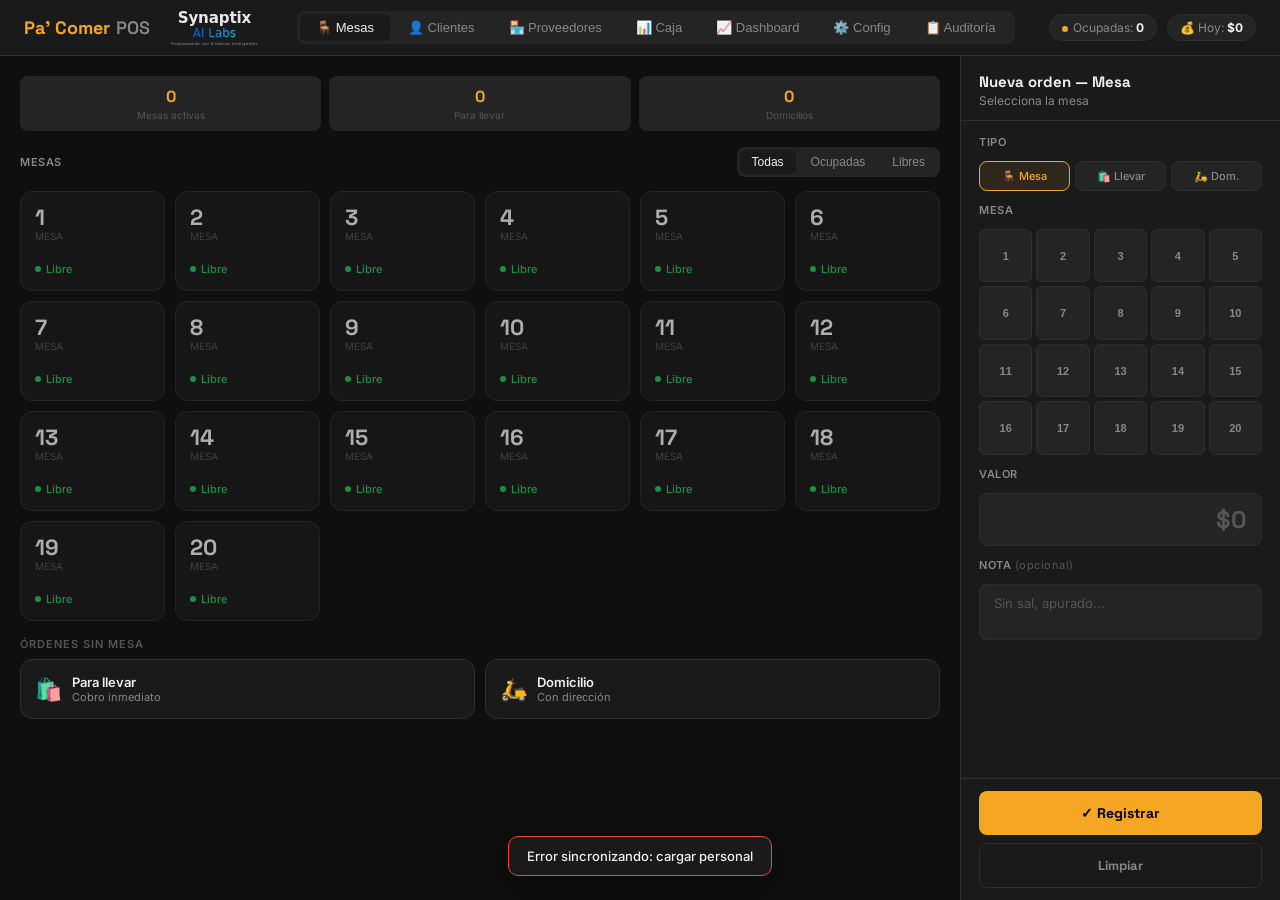
<file: index.html>
<!DOCTYPE html>
<!--
  Pa' Comer POS
  v3.0.0 — 2026-06-28
  v3.0.0: Roles Admin/Cajero, ticket papel rasgado, WhatsApp, cédula.
  Módulos: Mesas, Clientes, Proveedores, Caja, Configuración
  Autor: Jorge Luis + Claude (Anthropic)
-->
<html lang="es">
<head>
<meta charset="UTF-8">
<meta name="viewport" content="width=device-width, initial-scale=1.0">
<title>Pa' Comer POS</title>
<link rel="manifest" href="manifest.json">
<meta name="theme-color" content="#0f0f0f">
<link rel="apple-touch-icon" href="icons/apple-touch-icon.png">
<script src="js/vendor/supabase.js"></script>
<link rel="stylesheet" href="css/styles.css">
</head>
<body>

<!-- ══ SPLASH ══ -->
<div class="splash-screen" id="splash">
  <div class="splash-logo" id="splash-logo">🍽️</div>
  <div class="splash-name" id="splash-name">Pa' Comer</div>
  <div class="splash-version">POS v3.0.0</div>
  <div class="splash-credit">Desarrollado por Jorge Luis &amp; Claude</div>
  <img class="firma-synaptix" src="icons/synaptix-firma-oscuro.svg" alt="Synaptix AI Labs">
</div>

<!-- ══ PIN GATE ══ -->
<div class="pin-gate" id="pin-gate" style="display:none">
  <div class="pin-gate-box">
    <div class="pin-gate-title" id="pg-title">¿Quién eres?</div>
    <div class="pin-user-list" id="pg-users"></div>
    <div class="pin-pad-wrap" id="pg-padwrap" style="display:none">
      <div class="pin-user-sel" id="pg-selected"></div>
      <div class="pin-dots" id="pg-dots"><span></span><span></span><span></span><span></span></div>
      <div class="pin-pad">
        <button onclick="pinPress(1)">1</button><button onclick="pinPress(2)">2</button><button onclick="pinPress(3)">3</button>
        <button onclick="pinPress(4)">4</button><button onclick="pinPress(5)">5</button><button onclick="pinPress(6)">6</button>
        <button onclick="pinPress(7)">7</button><button onclick="pinPress(8)">8</button><button onclick="pinPress(9)">9</button>
        <button onclick="pinBack()">←</button><button onclick="pinPress(0)">0</button><button onclick="pinCancel()">✕</button>
      </div>
    </div>
    <img class="firma-synaptix" src="icons/synaptix-firma-oscuro.svg" alt="Synaptix AI Labs">
    <div id="pg-bootstrap" style="display:none">
      <input type="text" id="bs-nombre" placeholder="Nombre del administrador" style="width:100%;padding:12px;margin-bottom:10px;border-radius:8px;border:1.5px solid var(--border);background:var(--s1);color:var(--t1);font-size:15px;box-sizing:border-box">
      <input type="password" id="bs-pin" placeholder="PIN de 4 dígitos" maxlength="4" inputmode="numeric" style="width:100%;padding:12px;margin-bottom:14px;border-radius:8px;border:1.5px solid var(--border);background:var(--s1);color:var(--t1);font-size:15px;box-sizing:border-box">
      <button onclick="crearAdminBootstrap()" style="width:100%;padding:14px;border-radius:8px;background:var(--accent);border:none;color:#111;font-weight:700;font-size:15px;cursor:pointer">Crear administrador</button>
    </div>
  </div>
</div>


<!-- ══ HEADER ══ -->
<header>
  <div class="brand">Pa' Comer <span>POS</span><img class="firma-header" src="icons/synaptix-firma-oscuro.svg" alt="Synaptix AI Labs"></div>
  <nav class="nav">
    <button class="nav-btn active" onclick="navTo('mesas')">🪑 Mesas</button>
    <button class="nav-btn" onclick="navTo('clientes')">👤 Clientes</button>
    <button class="nav-btn" onclick="navTo('proveedores')">🏪 Proveedores</button>
    <button class="nav-btn" onclick="navTo('caja')">📊 Caja</button>
    <button class="nav-btn" onclick="navTo('dashboard')">📈 Dashboard</button>
    <button class="nav-btn" onclick="navTo('config')">⚙️ Config</button>
    <button class="nav-btn" onclick="navTo('auditoria')">📋 Auditoría</button>
  </nav>
  <div id="header-usuario-info" class="header-usuario" style="display:none"></div>
  <div class="hstats">
    <div class="hchip"><span class="dot dot-accent" style="margin-right:5px"></span>Ocupadas: <strong id="h-ocupadas">0</strong></div>
    <div class="hchip">💰 Hoy: <strong id="h-hoy">$0</strong></div>
    <div class="hchip" id="sync-badge" style="display:none"></div>
  </div>
</header>

<!-- ══ MESAS ══ -->
<div class="page on" id="page-mesas">
  <div class="mesas-main">
    <div class="summary-strip">
      <div class="sstrip-item"><div class="sstrip-val" id="ss-mesas">0</div><div class="sstrip-label">Mesas activas</div></div>
      <div class="sstrip-item"><div class="sstrip-val" id="ss-llevar">0</div><div class="sstrip-label">Para llevar</div></div>
      <div class="sstrip-item"><div class="sstrip-val" id="ss-dom">0</div><div class="sstrip-label">Domicilios</div></div>
    </div>
    <div class="mesas-topbar">
      <span class="lbl" style="margin:0">Mesas</span>
      <div class="filter-tabs">
        <button class="ftab active" onclick="filtrar('todas',this)">Todas</button>
        <button class="ftab" onclick="filtrar('ocupadas',this)">Ocupadas</button>
        <button class="ftab" onclick="filtrar('libres',this)">Libres</button>
      </div>
    </div>
    <div class="mesas-grid" id="mesas-grid"></div>
    <div class="sep">Órdenes sin mesa</div>
    <div class="orden-tipos">
      <div class="tipo-card" onclick="initOrden('llevar')">
        <div class="tipo-card-icon">🛍️</div>
        <div><div class="tipo-card-name">Para llevar</div><div class="tipo-card-desc">Cobro inmediato</div></div>
      </div>
      <div class="tipo-card" onclick="initOrden('domicilio')">
        <div class="tipo-card-icon">🛵</div>
        <div><div class="tipo-card-name">Domicilio</div><div class="tipo-card-desc">Con dirección</div></div>
      </div>
    </div>
  </div>

  <!-- Panel registro -->
  <div class="reg-panel">
    <div class="reg-head">
      <div class="reg-title" id="reg-title">Nueva orden</div>
      <div class="reg-sub" id="reg-sub">Selecciona mesa o tipo</div>
    </div>
    <div class="reg-body">
      <div class="field">
        <div class="lbl">Tipo</div>
        <div class="tipo-sel">
          <div class="ts-btn active" id="ts-mesa"    onclick="setTipo('mesa')">🪑 Mesa</div>
          <div class="ts-btn"        id="ts-llevar"  onclick="setTipo('llevar')">🛍️ Llevar</div>
          <div class="ts-btn"        id="ts-domicilio" onclick="setTipo('domicilio')">🛵 Dom.</div>
        </div>
      </div>
      <div class="field" id="g-mesa">
        <div class="lbl">Mesa</div>
        <div class="mesa-sel" id="mesa-sel"></div>
      </div>
      <div class="field" id="g-dir" style="display:none">
        <div class="lbl">Dirección</div>
        <input class="inp" id="inp-dir" placeholder="Ej: Calle 5 #12-34" type="text">
      </div>
      <div class="field">
        <div class="lbl">Valor</div>
        <input class="inp inp-big" id="inp-val" placeholder="$0" type="text" inputmode="numeric" oninput="fmtVal(this)" onkeydown="if(event.key==='Enter'){event.preventDefault();registrar();}">
      </div>
      <div class="field">
        <div class="lbl">Nota <span style="color:var(--t3);font-weight:400;text-transform:none">(opcional)</span></div>
        <textarea class="inp textarea" id="inp-nota" placeholder="Sin sal, apurado..." onkeydown="if(event.key==='Enter'&&!event.shiftKey){event.preventDefault();registrar();}"></textarea>
      </div>
    </div>
    <div class="reg-foot">
      <button class="btn btn-accent btn-full" onclick="registrar()">✓ Registrar</button>
      <button class="btn btn-ghost btn-full" style="font-size:13px" onclick="limpiarReg()">Limpiar</button>
    </div>
  </div>
</div>

<!-- ══ CLIENTES ══ -->
<div class="page" id="page-clientes">
  <div class="list-panel">
    <div class="list-head">
      <div class="list-head-top">
        <div class="list-head-title">Clientes</div>
        <div id="cli-deuda-total" style="font-size:12px;color:var(--red);font-weight:600"></div>
      </div>
      <div class="list-search-row">
        <input class="list-search" id="cli-search" placeholder="Buscar..." type="text" oninput="renderCliList()">
        <button class="btn btn-accent" style="padding:8px 12px;font-size:12px" onclick="openModalCliente(null)">+ Nuevo</button>
      </div>
    </div>
    <div class="list-body" id="cli-list"></div>
  </div>
  <div class="detail-panel" id="cli-detail">
    <div class="empty" style="margin:auto"><div class="empty-icon">👤</div><div class="empty-title">Selecciona un cliente</div><div>para ver su historial y saldo</div></div>
  </div>
</div>

<!-- ══ PROVEEDORES ══ -->
<div class="page" id="page-proveedores">
  <div class="list-panel">
    <div class="list-head">
      <div class="list-head-top">
        <div class="list-head-title">Proveedores</div>
        <div id="prov-total-label" style="font-size:12px;color:var(--t2)"></div>
      </div>
      <div class="list-search-row">
        <input class="list-search" id="prov-search" placeholder="Buscar..." type="text" oninput="renderProvList()">
        <button class="btn btn-accent" style="padding:8px 12px;font-size:12px" onclick="openModalProveedor(null)">+ Nuevo</button>
      </div>
    </div>
    <div class="list-body" id="prov-list"></div>
  </div>
  <div class="detail-panel" id="prov-detail">
    <div class="empty" style="margin:auto"><div class="empty-icon">🏪</div><div class="empty-title">Selecciona un proveedor</div><div>para ver pagos y registrar nuevos</div></div>
  </div>
</div>

<!-- ══ CAJA ══ -->
<div class="page" id="page-caja">
  <div class="caja-tabs">
    <div class="caja-tab" id="ctab-apertura"    onclick="setCajaTab('apertura')">💵 Apertura</div>
    <div class="caja-tab" id="ctab-dia"         onclick="setCajaTab('dia')">📊 Día</div>
    <div class="caja-tab active" id="ctab-cierre" onclick="setCajaTab('cierre')">🔒 Cierre</div>
    <div class="caja-tab" id="ctab-movimientos" onclick="setCajaTab('movimientos')">📋 Movimientos</div>
  </div>
  <div class="caja-view"        id="cview-apertura"></div>
  <div class="caja-view"        id="cview-dia"></div>
  <div class="caja-view active" id="cview-cierre"></div>
  <div class="caja-view"        id="cview-movimientos"></div>
</div>

<!-- ══ DASHBOARD ══ -->
<div class="page" id="page-dashboard">
  <div id="dashboard-content"></div>
</div>

<!-- ══ CONFIGURACIÓN ══ -->
<div class="page" id="page-config">
  <div id="config-content"></div>
</div>

<!-- ══ AUDITORÍA ══ -->
<div class="page" id="page-auditoria">
  <div id="auditoria-content"></div>
</div>

<!-- ══ MODAL MESA ══ -->
<div class="overlay" id="ov-mesa">
  <div class="modal">
    <div class="modal-head">
      <div style="display:flex;justify-content:space-between;align-items:flex-start">
        <div><div class="modal-title" id="mm-title">Mesa</div><div class="modal-sub" id="mm-sub"></div></div>
        <div style="text-align:right;font-size:11px;color:var(--t3)" id="mm-time"></div>
      </div>
      <div class="total-banner">
        <div><div class="total-banner-lbl">Total mesa</div><div class="total-banner-info" id="mm-info"></div></div>
        <div class="total-banner-val" id="mm-total">$0</div>
      </div>
    </div>
    <div class="modal-body">
      <div class="personas-list" id="mm-personas"></div>
      <div class="add-persona-box">
        <div class="add-persona-title">+ Agregar persona</div>
        <div class="add-p-row">
          <input class="add-p-inp" id="add-p-val" placeholder="$0" type="text" inputmode="numeric" oninput="fmtAddP(this)">
          <button class="btn btn-accent" onclick="addPersona()">Agregar</button>
        </div>
        <input class="add-p-nota" id="add-p-nota" placeholder="Nota (opcional)" type="text">
      </div>
    </div>
    <div class="modal-foot">
      <button class="btn btn-green btn-full" id="mm-btn-cobrar" onclick="cobrarTodo()">💵 Cobrar todo y liberar</button>
      <button class="btn btn-red-ghost btn-full" style="font-size:13px" onclick="liberarMesa()">Liberar sin cobrar</button>
      <button class="btn btn-ghost btn-full" style="font-size:13px" onclick="closeOverlay('ov-mesa')">Cerrar</button>
    </div>
  </div>
</div>

<!-- ══ MODAL FIAR ══ -->
<div class="overlay" id="ov-fiar">
  <div class="modal modal-sm">
    <div class="modal-head">
      <div class="modal-title">Fiar consumo</div>
      <div class="modal-sub">Asignar deuda a un cliente</div>
    </div>
    <div class="modal-body">
      <div class="fiar-val-box">
        <div class="fiar-val" id="fiar-val">$0</div>
        <div class="fiar-desc" id="fiar-desc"></div>
      </div>
      <div class="field">
        <div class="lbl">Cliente</div>
        <div class="cli-search-wrap">
          <input class="inp" id="fiar-search" placeholder="Buscar cliente..." type="text" oninput="renderFiarDrop()" autocomplete="off">
          <div class="cli-dropdown" id="fiar-drop" style="display:none"></div>
        </div>
      </div>
      <div class="cli-sel-box" id="fiar-cli-sel" style="display:none">
        <div class="cli-sel-name" id="fiar-cli-name"></div>
        <div class="cli-sel-info" id="fiar-cli-info"></div>
      </div>
    </div>
    <div class="modal-foot">
      <button class="btn btn-full" id="btn-fiar-confirm" onclick="confirmarFiar()" style="background:var(--blue);color:#fff;font-family:'Space Grotesk',sans-serif;font-size:14px;font-weight:700" disabled>Confirmar fiar</button>
      <button class="btn btn-ghost btn-full" style="font-size:13px" onclick="closeOverlay('ov-fiar')">Cancelar</button>
    </div>
  </div>
</div>

<!-- ══ MODAL CLIENTE ══ -->
<div class="overlay" id="ov-cliente">
  <div class="modal modal-sm">
    <div class="modal-head"><div class="modal-title" id="mc-title">Nuevo cliente</div></div>
    <div class="modal-body">
      <div class="field"><div class="lbl">Nombre</div><input class="inp" id="mc-nombre" placeholder="Nombre completo" type="text"></div>
      <div class="field"><div class="lbl">Teléfono / WhatsApp</div><input class="inp" id="mc-tel" placeholder="Ej: 3001234567" type="text" inputmode="numeric"></div>
      <div class="field"><div class="lbl">Nota <span style="color:var(--t3);font-weight:400;text-transform:none">(opcional)</span></div><input class="inp" id="mc-nota" placeholder="Ej: cliente frecuente" type="text"></div>
    </div>
    <div class="modal-foot">
      <button class="btn btn-accent btn-full" onclick="guardarCliente()">Guardar</button>
      <button class="btn btn-ghost btn-full" style="font-size:13px" onclick="closeOverlay('ov-cliente')">Cancelar</button>
    </div>
  </div>
</div>

<!-- ══ MODAL PROVEEDOR ══ -->
<div class="overlay" id="ov-proveedor">
  <div class="modal modal-sm">
    <div class="modal-head"><div class="modal-title" id="mp-title">Nuevo proveedor</div></div>
    <div class="modal-body">
      <div class="field"><div class="lbl">Nombre / Empresa</div><input class="inp" id="mp-nombre" placeholder="Ej: Distribuidora El Huerto" type="text"></div>
      <div class="field"><div class="lbl">Teléfono</div><input class="inp" id="mp-tel" placeholder="Ej: 3001234567" type="text" inputmode="numeric"></div>
      <div class="field"><div class="lbl">Categoría</div><input class="inp" id="mp-cat" placeholder="Ej: Frutas y verduras" type="text"></div>
      <div class="field"><div class="lbl">Nota <span style="color:var(--t3);font-weight:400;text-transform:none">(opcional)</span></div><input class="inp" id="mp-nota" placeholder="Ej: entrega los martes" type="text"></div>
    </div>
    <div class="modal-foot">
      <button class="btn btn-accent btn-full" onclick="guardarProveedor()">Guardar</button>
      <button class="btn btn-ghost btn-full" style="font-size:13px" onclick="closeOverlay('ov-proveedor')">Cancelar</button>
    </div>
  </div>
</div>

<!-- ══ MODAL COMPRA RÁPIDA (PROVEEDOR) ══ -->
<div class="overlay" id="ov-compra-rapida">
  <div class="modal modal-sm">
    <div class="modal-head"><div class="modal-title">📦 Registrar compra</div><div class="modal-sub" id="cr-prov-nombre"></div></div>
    <div class="modal-body">
      <div class="field"><div class="lbl">Valor</div><input class="inp pago-val-inp" style="text-align:left" id="cr-val" placeholder="$0" type="text" inputmode="numeric" oninput="fmtInpG(this)" onkeydown="if(event.key==='Enter'){event.preventDefault();registrarCompraRapida();}"></div>
      <div class="field"><div class="lbl">Descripción <span style="color:var(--t3);font-weight:400;text-transform:none">(opcional)</span></div><input class="inp" id="cr-desc" placeholder="Ej: pedido frutas martes" type="text" onkeydown="if(event.key==='Enter'){event.preventDefault();registrarCompraRapida();}"></div>
    </div>
    <div class="modal-foot">
      <button class="btn btn-full" style="background:var(--red);color:#fff" onclick="registrarCompraRapida()">Registrar</button>
      <button class="btn btn-ghost btn-full" style="font-size:13px" onclick="closeOverlay('ov-compra-rapida')">Cancelar</button>
    </div>
  </div>
</div>

<!-- ══ TICKET (papel rasgado) ══ -->
<!-- El CSS de .ticket-* ya existia en el archivo; faltaba este contenedor -->
<div class="ticket-overlay" id="ov-ticket">
  <div class="ticket-wrap">
    <div class="ticket"><div class="ticket-inner" id="ticket-content"></div></div>
    <div class="ticket-actions">
      <button class="btn-wa-ticket" onclick="compartirTicketWA()">📤 Compartir por WhatsApp</button>
      <button class="btn-cerrar-ticket" onclick="closeOverlay('ov-ticket')">Cerrar</button>
    </div>
  </div>
</div>

<!-- ══ LOOP 08A — MOBILE QUICK SERVICE ══ -->
<!-- Complementaria, exclusiva para movil. No es parte de la pantalla Mesas protegida. -->
<button class="qs-fab" id="qs-fab" onclick="abrirQuickService()" title="Registro rápido" aria-label="Registro rápido">⚡</button>

<div class="qs-overlay" id="quick-service">
  <div class="qs-head">
    <div><div class="qs-title">NUEVA ORDEN</div><div class="qs-sub">Registro rápido</div></div>
    <button class="qs-close" onclick="cerrarQuickService()" aria-label="Cerrar">✕</button>
  </div>
  <div class="qs-body">
    <div class="qs-label">Mesa</div>
    <div class="qs-mesas" id="qs-mesas" tabindex="-1"></div>
    <div class="qs-label">Valor</div>
    <input class="qs-inp qs-valor" id="qs-valor" placeholder="$0" type="text" inputmode="numeric" oninput="qsFmtValor(this)" onkeydown="qsValorKeydown(event)">
    <div class="qs-label">Nota o nombre</div>
    <input class="qs-inp" id="qs-nota" placeholder="Ej. Carlos, sin sal, para llevar..." type="text" onkeydown="qsNotaKeydown(event)">
    <button class="qs-btn" id="qs-btn-registrar" onclick="qsRegistrar()" style="margin-top:6px">✓ REGISTRAR</button>
    <div class="qs-limpiar" onclick="qsLimpiar()">Limpiar</div>
  </div>
</div>

<div class="toast" id="toast"></div>

<script src="js/00-estado.js"></script>
<script src="js/01-persistencia-legacy.js"></script>
<script src="js/02-utils-navegacion.js"></script>
<script src="js/03-mesas.js"></script>
<script src="js/04-quick-service.js"></script>
<script src="js/05-clientes.js"></script>
<script src="js/06-proveedores.js"></script>
<script src="js/07-caja.js"></script>
<script src="js/08-respaldo.js"></script>
<script src="js/09-stats-roles.js"></script>
<script src="js/10-ticket.js"></script>
<script src="js/11-configuracion.js"></script>
<script src="js/12-auth.js"></script>
<script src="js/13-offline-sync.js"></script>
<script src="js/14-auditoria.js"></script>
<script src="js/15-dashboard.js"></script>
<script src="js/16-init.js"></script>
</body>
</html>
</file>
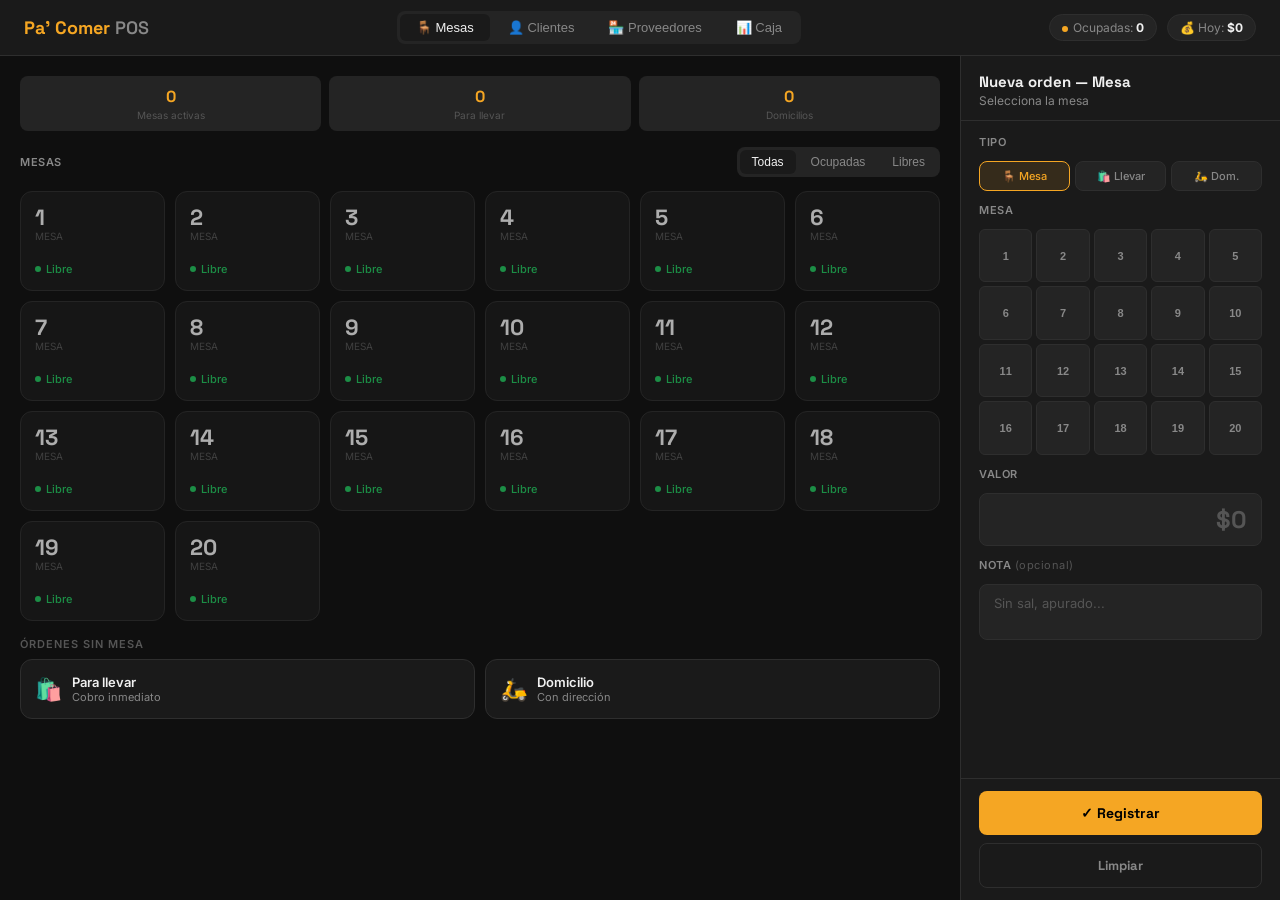
<file: pacomer-pos-6.html>
<!DOCTYPE html>
<!--
  Pa' Comer POS
  v2.1.2 — 2026-06-14
  v2.1.0: Proveedores con estado de cuenta real (facturas + abonos),
  pestaña Movimientos en Caja, Cierre como vista predeterminada.
  Módulos: Mesas, Clientes, Proveedores, Caja
  Autor: Jorge Luis + Claude (Anthropic)
-->
<html lang="es">
<head>
<meta charset="UTF-8">
<meta name="viewport" content="width=device-width, initial-scale=1.0">
<title>Pa' Comer POS</title>
<style>
@import url('https://fonts.googleapis.com/css2?family=Inter:wght@400;500;600;700&family=Space+Grotesk:wght@600;700&display=swap');

:root {
  --bg:       #0f0f0f;
  --s1:       #1a1a1a;
  --s2:       #242424;
  --border:   #2e2e2e;
  --accent:   #f5a623;
  --a-dim:    rgba(245,166,35,0.12);
  --a-hover:  #f7b84b;
  --green:    #22c55e;
  --g-dim:    rgba(34,197,94,0.12);
  --red:      #ef4444;
  --r-dim:    rgba(239,68,68,0.12);
  --blue:     #3b82f6;
  --b-dim:    rgba(59,130,246,0.12);
  --t1:       #f0f0f0;
  --t2:       #888;
  --t3:       #555;
  --r:        12px;
  --r-sm:     8px;
}

* { box-sizing: border-box; margin: 0; padding: 0; }
body { font-family: 'Inter', sans-serif; background: var(--bg); color: var(--t1); height: 100vh; display: flex; flex-direction: column; overflow: hidden; }

/* ── HEADER ── */
header {
  display: flex; align-items: center; justify-content: space-between;
  padding: 0 24px; height: 56px; background: var(--s1);
  border-bottom: 1px solid var(--border); flex-shrink: 0; z-index: 50;
}
.brand { font-family: 'Space Grotesk', sans-serif; font-size: 18px; font-weight: 700; color: var(--accent); }
.brand span { color: var(--t2); font-weight: 600; }
.nav { display: flex; gap: 2px; background: var(--s2); border-radius: var(--r-sm); padding: 3px; }
.nav-btn { padding: 6px 16px; border-radius: 6px; font-size: 13px; font-weight: 500; color: var(--t2); border: none; background: transparent; cursor: pointer; transition: all 0.15s; white-space: nowrap; }
.nav-btn.active { background: var(--s1); color: var(--t1); }
.hstats { display: flex; gap: 10px; }
.hchip { background: var(--s2); border: 1px solid var(--border); border-radius: 20px; padding: 5px 12px; font-size: 12px; color: var(--t2); }
.hchip strong { color: var(--t1); }

/* ── PÁGINAS ── */
.page { display: none; flex: 1; overflow: hidden; }
.page.on { display: flex; }

/* ── UTILIDADES ── */
.inp {
  width: 100%; background: var(--s2); border: 1.5px solid var(--border);
  border-radius: var(--r-sm); padding: 10px 14px; font-family: 'Inter', sans-serif;
  font-size: 14px; color: var(--t1); outline: none; transition: border-color 0.15s;
}
.inp:focus { border-color: var(--accent); }
.inp::placeholder { color: var(--t3); }
.inp-big {
  font-family: 'Space Grotesk', sans-serif; font-size: 24px; font-weight: 700;
  color: var(--accent); text-align: right;
}
.inp-green { color: var(--green); }
.inp-green:focus { border-color: var(--green); }
.textarea { resize: none; height: 56px; font-size: 13px; }

.btn { padding: 10px 18px; border-radius: var(--r-sm); border: none; font-family: 'Inter', sans-serif; font-size: 13px; font-weight: 600; cursor: pointer; transition: all 0.15s; white-space: nowrap; }
.btn-accent { background: var(--accent); color: #000; }
.btn-accent:hover { background: var(--a-hover); }
.btn-green { background: var(--green); color: #000; }
.btn-green:hover { background: #16a34a; }
.btn-ghost { background: transparent; border: 1.5px solid var(--border); color: var(--t2); }
.btn-ghost:hover { border-color: var(--t2); color: var(--t1); }
.btn-red-ghost { background: transparent; border: 1.5px solid var(--red); color: var(--red); }
.btn-red-ghost:hover { background: var(--r-dim); }
.btn-full { width: 100%; padding: 13px; font-size: 14px; font-family: 'Space Grotesk', sans-serif; font-weight: 700; }

.lbl { font-size: 11px; font-weight: 600; color: var(--t2); text-transform: uppercase; letter-spacing: 0.5px; margin-bottom: 6px; }
.field { display: flex; flex-direction: column; gap: 6px; }

.card { background: var(--s1); border: 1.5px solid var(--border); border-radius: var(--r); padding: 16px; }
.card-title { font-family: 'Space Grotesk', sans-serif; font-size: 12px; font-weight: 700; color: var(--t2); text-transform: uppercase; letter-spacing: 1px; margin-bottom: 12px; }

.badge { display: inline-flex; align-items: center; font-size: 10px; font-weight: 600; padding: 2px 8px; border-radius: 20px; }
.badge-accent { background: var(--a-dim); color: var(--accent); }
.badge-green  { background: var(--g-dim); color: var(--green); }
.badge-blue   { background: var(--b-dim); color: var(--blue); }
.badge-red    { background: var(--r-dim); color: var(--red); }

.sep { font-size: 11px; font-weight: 600; color: var(--t3); text-transform: uppercase; letter-spacing: 1px; margin: 16px 0 8px; }

.dot { width: 6px; height: 6px; border-radius: 50%; display: inline-block; }
.dot-green { background: var(--green); }
.dot-accent { background: var(--accent); }

.kv { display: flex; justify-content: space-between; align-items: center; padding: 7px 0; border-bottom: 1px solid var(--border); }
.kv:last-child { border-bottom: none; }
.kv-label { font-size: 13px; color: var(--t2); }
.kv-val { font-family: 'Space Grotesk', sans-serif; font-size: 14px; font-weight: 700; }

.empty { padding: 48px 20px; text-align: center; color: var(--t3); }
.empty-icon { font-size: 36px; margin-bottom: 8px; }
.empty-title { font-size: 14px; font-weight: 600; color: var(--t2); margin-bottom: 4px; }

::-webkit-scrollbar { width: 4px; }
::-webkit-scrollbar-track { background: transparent; }
::-webkit-scrollbar-thumb { background: var(--border); border-radius: 4px; }

/* ════════════════════════════════════════
   MÓDULO MESAS
════════════════════════════════════════ */
#page-mesas { flex-direction: row; }

.mesas-main { flex: 1; padding: 20px; overflow-y: auto; }
.mesas-topbar { display: flex; align-items: center; justify-content: space-between; margin-bottom: 14px; }
.filter-tabs { display: flex; gap: 3px; background: var(--s2); border-radius: var(--r-sm); padding: 3px; }
.ftab { padding: 5px 12px; border-radius: 6px; font-size: 12px; font-weight: 500; cursor: pointer; color: var(--t2); border: none; background: transparent; transition: all 0.15s; }
.ftab.active { background: var(--s1); color: var(--t1); }

.summary-strip { display: grid; grid-template-columns: repeat(3,1fr); gap: 8px; margin-bottom: 16px; }
.sstrip-item { background: var(--s2); border-radius: var(--r-sm); padding: 10px 12px; text-align: center; }
.sstrip-val { font-family: 'Space Grotesk', sans-serif; font-size: 16px; font-weight: 700; color: var(--accent); }
.sstrip-label { font-size: 10px; color: var(--t3); margin-top: 2px; }

.mesas-grid { display: grid; grid-template-columns: repeat(auto-fill, minmax(138px,1fr)); gap: 10px; }
.mesa-card {
  background: var(--s1); border: 1.5px solid var(--border); border-radius: var(--r);
  padding: 14px; cursor: pointer; transition: all 0.15s; min-height: 100px;
  display: flex; flex-direction: column; justify-content: space-between;
}
.mesa-card:hover { border-color: var(--accent); transform: translateY(-1px); }
.mesa-card.ocu { border-color: var(--accent); background: linear-gradient(135deg, var(--s1), rgba(245,166,35,0.06)); }
.mesa-card.libre { opacity: 0.7; }
.mesa-card.libre:hover { opacity: 1; }
.mesa-n { font-family: 'Space Grotesk', sans-serif; font-size: 22px; font-weight: 700; line-height: 1; }
.mesa-lbl { font-size: 10px; color: var(--t3); text-transform: uppercase; margin-top: 2px; }
.mesa-val { font-size: 15px; font-weight: 600; color: var(--accent); }
.mesa-meta { font-size: 11px; color: var(--t2); margin-top: 2px; }
.mesa-time { font-size: 10px; color: var(--t3); }

.orden-tipos { display: grid; grid-template-columns: 1fr 1fr; gap: 10px; margin-top: 4px; }
.tipo-card { background: var(--s1); border: 1.5px solid var(--border); border-radius: var(--r); padding: 14px; cursor: pointer; transition: all 0.15s; display: flex; align-items: center; gap: 10px; }
.tipo-card:hover { border-color: var(--accent); }
.tipo-card-icon { font-size: 22px; }
.tipo-card-name { font-size: 13px; font-weight: 600; }
.tipo-card-desc { font-size: 11px; color: var(--t2); }

/* PANEL REGISTRO */
.reg-panel { width: 320px; background: var(--s1); border-left: 1px solid var(--border); display: flex; flex-direction: column; }
.reg-head { padding: 16px 18px 12px; border-bottom: 1px solid var(--border); flex-shrink: 0; }
.reg-title { font-family: 'Space Grotesk', sans-serif; font-size: 15px; font-weight: 700; }
.reg-sub { font-size: 12px; color: var(--t2); margin-top: 2px; }
.reg-body { flex: 1; overflow-y: auto; padding: 14px 18px; display: flex; flex-direction: column; gap: 12px; }
.reg-foot { padding: 12px 18px; border-top: 1px solid var(--border); display: flex; flex-direction: column; gap: 8px; flex-shrink: 0; }

.tipo-sel { display: flex; gap: 5px; }
.ts-btn { flex: 1; padding: 7px 4px; border-radius: var(--r-sm); border: 1.5px solid var(--border); background: var(--s2); color: var(--t2); font-size: 11px; font-weight: 500; cursor: pointer; text-align: center; transition: all 0.15s; }
.ts-btn:hover { border-color: var(--accent); color: var(--accent); }
.ts-btn.active { background: var(--a-dim); border-color: var(--accent); color: var(--accent); }

.mesa-sel { display: grid; grid-template-columns: repeat(5,1fr); gap: 4px; }
.ms-btn { aspect-ratio: 1; border-radius: 6px; border: 1.5px solid var(--border); background: var(--s2); color: var(--t2); font-size: 11px; font-weight: 600; cursor: pointer; display: flex; align-items: center; justify-content: center; transition: all 0.15s; }
.ms-btn:hover { border-color: var(--accent); color: var(--accent); }
.ms-btn.active { background: var(--accent); border-color: var(--accent); color: #000; }
.ms-btn.ocu { background: var(--a-dim); border-color: var(--accent); color: var(--accent); }

/* ── MODAL BASE ── */
.overlay { position: fixed; inset: 0; background: rgba(0,0,0,0.75); z-index: 200; display: flex; align-items: center; justify-content: center; opacity: 0; pointer-events: none; transition: opacity 0.2s; }
.overlay.on { opacity: 1; pointer-events: all; }
.modal { background: var(--s1); border: 1px solid var(--border); border-radius: 16px; width: 420px; max-height: 88vh; display: flex; flex-direction: column; overflow: hidden; transform: scale(0.95); transition: transform 0.2s; }
.overlay.on .modal { transform: scale(1); }
.modal-sm { width: 360px; }
.modal-head { padding: 18px 20px 14px; border-bottom: 1px solid var(--border); flex-shrink: 0; }
.modal-title { font-family: 'Space Grotesk', sans-serif; font-size: 17px; font-weight: 700; }
.modal-sub { font-size: 12px; color: var(--t2); margin-top: 3px; }
.modal-body { flex: 1; overflow-y: auto; padding: 16px 20px; display: flex; flex-direction: column; gap: 12px; }
.modal-foot { padding: 12px 20px; border-top: 1px solid var(--border); display: flex; flex-direction: column; gap: 8px; flex-shrink: 0; }

/* MESA MODAL */
.total-banner { display: flex; justify-content: space-between; align-items: center; background: var(--a-dim); border: 1px solid var(--accent); border-radius: var(--r-sm); padding: 10px 14px; margin-top: 10px; }
.total-banner-lbl { font-size: 12px; color: var(--t2); }
.total-banner-info { font-size: 11px; color: var(--t3); margin-top: 2px; }
.total-banner-val { font-family: 'Space Grotesk', sans-serif; font-size: 20px; font-weight: 700; color: var(--accent); }

.personas-list { display: flex; flex-direction: column; gap: 7px; }
.p-row { display: flex; align-items: center; gap: 8px; background: var(--s2); border: 1.5px solid var(--border); border-radius: var(--r-sm); padding: 9px 11px; }
.p-row.resuelta { border-color: var(--green); opacity: 0.65; }
.p-row.fiada { border-color: var(--blue); opacity: 0.75; }
.p-num { font-family: 'Space Grotesk', sans-serif; font-size: 12px; font-weight: 700; color: var(--t3); min-width: 22px; }
.p-info { flex: 1; }
.p-val { font-size: 14px; font-weight: 600; }
.p-nota { font-size: 11px; color: var(--t2); }
.p-time { font-size: 10px; color: var(--t3); }
.p-actions { display: flex; gap: 4px; }
.btn-cob-p { padding: 5px 10px; border-radius: 6px; border: none; background: var(--green); color: #000; font-size: 11px; font-weight: 600; cursor: pointer; }
.btn-cob-p:hover { background: #16a34a; }
.btn-fiar-p { padding: 5px 10px; border-radius: 6px; border: 1.5px solid var(--blue); background: transparent; color: var(--blue); font-size: 11px; font-weight: 600; cursor: pointer; }
.btn-fiar-p:hover { background: var(--b-dim); }
.btn-edit-p { padding: 5px 8px; border-radius: 6px; border: 1.5px solid var(--border); background: transparent; color: var(--t2); font-size: 11px; cursor: pointer; }
.btn-edit-p:hover { border-color: var(--accent); color: var(--accent); }
.p-edit-inp { background: var(--s1); border: 1.5px solid var(--accent); border-radius: 6px; padding: 4px 8px; font-family: 'Space Grotesk', sans-serif; font-size: 14px; font-weight: 700; color: var(--accent); width: 90px; outline: none; }

.add-persona-box { background: var(--s2); border: 1.5px dashed var(--border); border-radius: var(--r-sm); padding: 12px; margin-top: 4px; }
.add-persona-title { font-size: 11px; font-weight: 600; color: var(--t2); text-transform: uppercase; letter-spacing: 0.5px; margin-bottom: 8px; }
.add-p-row { display: flex; gap: 7px; }
.add-p-inp { flex: 1; background: var(--s1); border: 1.5px solid var(--border); border-radius: var(--r-sm); padding: 8px 10px; font-family: 'Space Grotesk', sans-serif; font-size: 15px; font-weight: 700; color: var(--accent); text-align: right; outline: none; }
.add-p-inp:focus { border-color: var(--accent); }
.add-p-inp::placeholder { color: var(--t3); font-size: 12px; font-weight: 400; font-family: 'Inter', sans-serif; }
.add-p-nota { margin-top: 6px; background: var(--s1); border: 1.5px solid var(--border); border-radius: var(--r-sm); padding: 6px 10px; font-size: 12px; color: var(--t1); outline: none; width: 100%; }
.add-p-nota::placeholder { color: var(--t3); }

/* MODAL FIAR */
.fiar-val-box { background: var(--s2); border-radius: var(--r-sm); padding: 12px 14px; }
.fiar-val { font-family: 'Space Grotesk', sans-serif; font-size: 22px; font-weight: 700; color: var(--accent); }
.fiar-desc { font-size: 11px; color: var(--t2); margin-top: 2px; }
.cli-search-wrap { position: relative; }
.cli-dropdown { position: absolute; top: calc(100% + 2px); left: 0; right: 0; background: var(--s1); border: 1.5px solid var(--accent); border-radius: var(--r-sm); z-index: 10; max-height: 160px; overflow-y: auto; }
.cli-opt { padding: 9px 13px; cursor: pointer; font-size: 13px; border-bottom: 1px solid var(--border); display: flex; justify-content: space-between; align-items: center; }
.cli-opt:last-child { border-bottom: none; }
.cli-opt:hover { background: var(--s2); }
.cli-opt-name { font-weight: 600; }
.cli-opt-tel { font-size: 11px; color: var(--t2); }
.cli-opt-saldo { font-size: 11px; color: var(--red); font-weight: 600; }
.cli-sel-box { background: var(--s2); border-radius: var(--r-sm); padding: 10px 13px; }
.cli-sel-name { font-size: 13px; font-weight: 600; }
.cli-sel-info { font-size: 11px; color: var(--t2); margin-top: 2px; }

/* ════════════════════════════════════════
   MÓDULO CLIENTES
════════════════════════════════════════ */
#page-clientes { flex-direction: row; }
.list-panel { width: 300px; border-right: 1px solid var(--border); display: flex; flex-direction: column; overflow: hidden; flex-shrink: 0; }
.list-head { padding: 14px 18px; border-bottom: 1px solid var(--border); flex-shrink: 0; }
.list-head-top { display: flex; justify-content: space-between; align-items: center; margin-bottom: 8px; }
.list-head-title { font-family: 'Space Grotesk', sans-serif; font-size: 14px; font-weight: 700; }
.list-search-row { display: flex; gap: 7px; }
.list-search { flex: 1; background: var(--s2); border: 1.5px solid var(--border); border-radius: var(--r-sm); padding: 8px 11px; font-size: 13px; color: var(--t1); outline: none; }
.list-search:focus { border-color: var(--accent); }
.list-search::placeholder { color: var(--t3); }
.list-body { flex: 1; overflow-y: auto; }

.cli-item { padding: 13px 18px; border-bottom: 1px solid var(--border); cursor: pointer; display: flex; justify-content: space-between; align-items: center; transition: background 0.15s; }
.cli-item:hover { background: var(--s2); }
.cli-item.sel { background: var(--a-dim); border-left: 3px solid var(--accent); }
.cli-item-name { font-size: 14px; font-weight: 600; }
.cli-item-tel { font-size: 11px; color: var(--t2); margin-top: 2px; }
.cli-item-saldo { font-family: 'Space Grotesk', sans-serif; font-size: 13px; font-weight: 700; }
.saldo-red { color: var(--red); }
.saldo-ok { color: var(--green); }

.detail-panel { flex: 1; display: flex; flex-direction: column; overflow: hidden; }
.detail-head { padding: 18px 22px; border-bottom: 1px solid var(--border); flex-shrink: 0; display: flex; justify-content: space-between; align-items: flex-start; }
.detail-name { font-family: 'Space Grotesk', sans-serif; font-size: 19px; font-weight: 700; }
.detail-meta { font-size: 13px; color: var(--t2); margin-top: 3px; }
.detail-actions { display: flex; gap: 8px; flex-shrink: 0; }
.btn-wa { padding: 8px 14px; border-radius: var(--r-sm); border: none; background: #25d366; color: #fff; font-size: 12px; font-weight: 600; cursor: pointer; }
.btn-wa:hover { background: #1da851; }
.detail-body { flex: 1; overflow-y: auto; padding: 16px 22px; display: flex; flex-direction: column; gap: 12px; }

.saldo-banner { display: flex; justify-content: space-between; align-items: center; border-radius: var(--r-sm); padding: 12px 16px; }
.saldo-banner.deuda { background: var(--r-dim); border: 1px solid var(--red); }
.saldo-banner.ok { background: var(--g-dim); border: 1px solid var(--green); }
.saldo-banner-label { font-size: 12px; color: var(--t2); }
.saldo-banner-val { font-family: 'Space Grotesk', sans-serif; font-size: 22px; font-weight: 700; }
.saldo-banner-val.deuda { color: var(--red); }
.saldo-banner-val.ok { color: var(--green); }

.abono-row { display: flex; gap: 8px; }
.abono-inp { flex: 1; background: var(--s2); border: 1.5px solid var(--border); border-radius: var(--r-sm); padding: 9px 12px; font-family: 'Space Grotesk', sans-serif; font-size: 16px; font-weight: 700; color: var(--green); outline: none; text-align: right; }
.abono-inp:focus { border-color: var(--green); }
.abono-inp::placeholder { color: var(--t3); font-size: 12px; font-weight: 400; font-family: 'Inter', sans-serif; }

.hist-item { display: flex; justify-content: space-between; align-items: center; padding: 9px 13px; background: var(--s2); border-radius: var(--r-sm); }
.hist-desc { font-size: 13px; }
.hist-fecha { font-size: 11px; color: var(--t2); margin-top: 2px; }
.hist-val { font-family: 'Space Grotesk', sans-serif; font-size: 14px; font-weight: 700; }
.hist-cargo { color: var(--red); }
.hist-abono { color: var(--green); }

/* ════════════════════════════════════════
   MÓDULO PROVEEDORES
════════════════════════════════════════ */
#page-proveedores { flex-direction: row; }

.prov-item { padding: 13px 18px; border-bottom: 1px solid var(--border); cursor: pointer; display: flex; justify-content: space-between; align-items: center; transition: background 0.15s; }
.prov-item:hover { background: var(--s2); }
.prov-item.sel { background: var(--a-dim); border-left: 3px solid var(--accent); }
.prov-item-name { font-size: 14px; font-weight: 600; }
.prov-item-cat { font-size: 11px; color: var(--t2); margin-top: 2px; }
.prov-item-total { font-family: 'Space Grotesk', sans-serif; font-size: 13px; font-weight: 700; color: var(--t2); }

.prov-stats { display: grid; grid-template-columns: repeat(3,1fr); gap: 8px; }
.prov-stat { background: var(--s2); border-radius: var(--r-sm); padding: 10px 12px; }
.prov-stat-val { font-family: 'Space Grotesk', sans-serif; font-size: 15px; font-weight: 700; color: var(--accent); }
.prov-stat-label { font-size: 10px; color: var(--t3); margin-top: 2px; }

.pago-box { background: var(--s2); border: 1.5px dashed var(--border); border-radius: var(--r-sm); padding: 14px; }
.pago-box-title { font-size: 11px; font-weight: 600; color: var(--t2); text-transform: uppercase; letter-spacing: 0.5px; margin-bottom: 10px; }
.pago-row { display: flex; gap: 8px; }
.pago-val-inp { flex: 1; background: var(--s1); border: 1.5px solid var(--border); border-radius: var(--r-sm); padding: 8px 12px; font-family: 'Space Grotesk', sans-serif; font-size: 16px; font-weight: 700; color: var(--accent); text-align: right; outline: none; }
.pago-val-inp:focus { border-color: var(--accent); }
.pago-val-inp::placeholder { color: var(--t3); font-size: 12px; font-weight: 400; font-family: 'Inter', sans-serif; }
.pago-desc-inp { background: var(--s1); border: 1.5px solid var(--border); border-radius: var(--r-sm); padding: 7px 10px; font-size: 12px; color: var(--t1); outline: none; width: 100%; margin-top: 7px; }
.pago-desc-inp::placeholder { color: var(--t3); }
.origen-row { display: flex; gap: 6px; margin-top: 7px; }
.origen-btn { flex: 1; padding: 7px; border-radius: var(--r-sm); border: 1.5px solid var(--border); background: var(--s2); color: var(--t2); font-size: 12px; font-weight: 500; cursor: pointer; text-align: center; transition: all 0.15s; }
.origen-btn.active-caja  { background: var(--a-dim); border-color: var(--accent); color: var(--accent); font-weight: 600; }
.origen-btn.active-fondo { background: var(--b-dim); border-color: var(--blue);   color: var(--blue);   font-weight: 600; }

.pago-item { display: flex; justify-content: space-between; align-items: center; padding: 9px 13px; background: var(--s2); border-radius: var(--r-sm); }
.pago-item-desc { font-size: 13px; font-weight: 500; }
.pago-item-meta { display: flex; gap: 8px; align-items: center; margin-top: 3px; }
.pago-item-fecha { font-size: 11px; color: var(--t2); }
.pago-item-val { font-family: 'Space Grotesk', sans-serif; font-size: 14px; font-weight: 700; color: var(--red); }

/* ════════════════════════════════════════
   MÓDULO CAJA
════════════════════════════════════════ */
#page-caja { flex-direction: column; overflow: hidden; }
.caja-tabs { display: flex; border-bottom: 1px solid var(--border); background: var(--s1); flex-shrink: 0; }
.caja-tab { flex: 1; padding: 14px; text-align: center; font-size: 13px; font-weight: 600; color: var(--t3); cursor: pointer; border-bottom: 2px solid transparent; transition: all 0.15s; }
.caja-tab:hover { color: var(--t2); }
.caja-tab.active { color: var(--accent); border-bottom-color: var(--accent); }
.caja-view { display: none; flex: 1; overflow-y: auto; padding: 24px; }
.caja-view.active { display: block; }

/* Apertura */
.apertura-center { display: flex; flex-direction: column; align-items: center; justify-content: center; min-height: 60vh; gap: 20px; text-align: center; }
.apertura-icon { font-size: 48px; }
.apertura-title { font-family: 'Space Grotesk', sans-serif; font-size: 22px; font-weight: 700; }
.apertura-sub { font-size: 14px; color: var(--t2); }
.apertura-inp { width: 100%; max-width: 280px; background: var(--s1); border: 2px solid var(--border); border-radius: var(--r); padding: 14px 18px; font-family: 'Space Grotesk', sans-serif; font-size: 28px; font-weight: 700; color: var(--accent); text-align: center; outline: none; transition: border-color 0.15s; }
.apertura-inp:focus { border-color: var(--accent); }
.apertura-inp::placeholder { color: var(--t3); font-size: 16px; font-weight: 400; font-family: 'Inter', sans-serif; }
.apertura-confirmada { display: flex; flex-direction: column; align-items: center; gap: 6px; }
.apertura-conf-val { font-family: 'Space Grotesk', sans-serif; font-size: 40px; font-weight: 700; color: var(--accent); }
.apertura-conf-label { font-size: 13px; color: var(--t2); }

/* Día */
.dia-hero { display: grid; grid-template-columns: repeat(3,1fr); background: var(--s1); border: 1.5px solid var(--border); border-radius: var(--r); overflow: hidden; margin-bottom: 16px; }
.dia-hero-item { padding: 16px; text-align: center; }
.dia-hero-item:not(:last-child) { border-right: 1px solid var(--border); }
.dia-hero-val { font-family: 'Space Grotesk', sans-serif; font-size: 22px; font-weight: 700; }
.dia-hero-label { font-size: 11px; color: var(--t2); margin-top: 4px; text-transform: uppercase; letter-spacing: 0.5px; }
.saldo-box { display: flex; justify-content: space-between; align-items: center; background: var(--a-dim); border: 1.5px solid var(--accent); border-radius: var(--r); padding: 16px 20px; margin-bottom: 16px; }
.saldo-box-left { }
.saldo-box-label { font-size: 12px; color: var(--t2); }
.saldo-box-sub { font-size: 11px; color: var(--t3); margin-top: 2px; }
.saldo-box-val { font-family: 'Space Grotesk', sans-serif; font-size: 28px; font-weight: 700; color: var(--accent); }
.dia-grid { display: grid; grid-template-columns: 1fr 1fr; gap: 12px; margin-bottom: 16px; }
.gasto-manual-box { background: var(--s1); border: 1.5px dashed var(--border); border-radius: var(--r); padding: 16px; }
.gasto-manual-title { font-size: 11px; font-weight: 600; color: var(--t2); text-transform: uppercase; letter-spacing: 0.5px; margin-bottom: 10px; }
.gasto-inp-row { display: flex; gap: 8px; }
.gasto-desc-inp { flex: 1; background: var(--s2); border: 1.5px solid var(--border); border-radius: var(--r-sm); padding: 9px 12px; font-size: 13px; color: var(--t1); outline: none; }
.gasto-desc-inp:focus { border-color: var(--accent); }
.gasto-desc-inp::placeholder { color: var(--t3); }
.gasto-val-inp { width: 140px; background: var(--s2); border: 1.5px solid var(--border); border-radius: var(--r-sm); padding: 9px 12px; font-family: 'Space Grotesk', sans-serif; font-size: 15px; font-weight: 700; color: var(--red); text-align: right; outline: none; }
.gasto-val-inp:focus { border-color: var(--red); }
.gasto-val-inp::placeholder { color: var(--t3); font-size: 11px; font-weight: 400; font-family: 'Inter', sans-serif; }
.gasto-origen-row { display: flex; gap: 6px; margin-top: 7px; }
.gastos-lista { display: flex; flex-direction: column; gap: 6px; margin-top: 10px; }
.gasto-item { display: flex; justify-content: space-between; align-items: center; background: var(--s2); border-radius: var(--r-sm); padding: 8px 12px; }
.gasto-item-val { font-family: 'Space Grotesk', sans-serif; font-size: 13px; font-weight: 700; color: var(--red); }

/* Cierre */
.cierre-wrap { max-width: 480px; margin: 0 auto; display: flex; flex-direction: column; gap: 14px; }
.cierre-resumen { background: var(--s1); border: 1.5px solid var(--border); border-radius: var(--r); overflow: hidden; }
.cr-row { display: flex; justify-content: space-between; align-items: center; padding: 11px 18px; border-bottom: 1px solid var(--border); }
.cr-row:last-child { border-bottom: none; background: var(--s2); }
.cr-label { font-size: 13px; color: var(--t2); }
.cr-val { font-family: 'Space Grotesk', sans-serif; font-size: 14px; font-weight: 700; }
.esperado-box { display: flex; justify-content: space-between; align-items: center; background: var(--a-dim); border: 1.5px solid var(--accent); border-radius: var(--r); padding: 16px 20px; }
.esperado-label { font-size: 13px; color: var(--t2); }
.esperado-val { font-family: 'Space Grotesk', sans-serif; font-size: 32px; font-weight: 700; color: var(--accent); }
.real-box { background: var(--s1); border: 1.5px solid var(--border); border-radius: var(--r); padding: 18px 20px; }
.real-label { font-size: 11px; font-weight: 600; color: var(--t2); text-transform: uppercase; letter-spacing: 0.5px; margin-bottom: 10px; }
.real-inp { width: 100%; background: var(--s2); border: 2px solid var(--border); border-radius: var(--r-sm); padding: 13px; font-family: 'Space Grotesk', sans-serif; font-size: 26px; font-weight: 700; color: var(--green); text-align: center; outline: none; transition: border-color 0.15s; }
.real-inp:focus { border-color: var(--green); }
.real-inp::placeholder { color: var(--t3); font-size: 15px; font-weight: 400; font-family: 'Inter', sans-serif; }
.diff-box { display: flex; justify-content: space-between; align-items: center; padding: 11px 14px; border-radius: var(--r-sm); margin-top: 10px; }
.diff-label { font-size: 13px; font-weight: 600; }
.diff-val { font-family: 'Space Grotesk', sans-serif; font-size: 20px; font-weight: 700; }
.cerrado-banner { background: var(--g-dim); border: 1.5px solid var(--green); border-radius: var(--r); padding: 20px; text-align: center; }
.cerrado-icon { font-size: 36px; margin-bottom: 8px; }
.cerrado-title { font-family: 'Space Grotesk', sans-serif; font-size: 18px; font-weight: 700; color: var(--green); }
.cerrado-sub { font-size: 13px; color: var(--t2); margin-top: 4px; }
.hist-cierre-item { background: var(--s1); border: 1.5px solid var(--border); border-radius: var(--r-sm); padding: 13px 16px; display: flex; justify-content: space-between; align-items: center; }
.hci-fecha { font-size: 13px; font-weight: 600; }
.hci-hora { font-size: 11px; color: var(--t2); }
.hci-vals { display: flex; gap: 18px; }
.hci-val { text-align: right; }
.hci-num { font-family: 'Space Grotesk', sans-serif; font-size: 13px; font-weight: 700; }
.hci-lbl { font-size: 10px; color: var(--t3); }

/* TOAST */
.toast { position: fixed; bottom: 24px; left: 50%; transform: translateX(-50%) translateY(16px); background: var(--s1); border: 1px solid var(--border); border-radius: 10px; padding: 11px 18px; font-size: 13px; font-weight: 500; color: var(--t1); box-shadow: 0 8px 32px rgba(0,0,0,0.5); opacity: 0; transition: all 0.25s; z-index: 400; pointer-events: none; }
.toast.on { opacity: 1; transform: translateX(-50%) translateY(0); }
.toast.ok  { border-color: var(--green); }
.toast.err { border-color: var(--red); }
.toast.inf { border-color: var(--blue); }
</style>
</head>
<body>

<!-- ══ HEADER ══ -->
<header>
  <div class="brand">Pa' Comer <span>POS</span></div>
  <nav class="nav">
    <button class="nav-btn active" onclick="navTo('mesas')">🪑 Mesas</button>
    <button class="nav-btn" onclick="navTo('clientes')">👤 Clientes</button>
    <button class="nav-btn" onclick="navTo('proveedores')">🏪 Proveedores</button>
    <button class="nav-btn" onclick="navTo('caja')">📊 Caja</button>
  </nav>
  <div class="hstats">
    <div class="hchip"><span class="dot dot-accent" style="margin-right:5px"></span>Ocupadas: <strong id="h-ocupadas">0</strong></div>
    <div class="hchip">💰 Hoy: <strong id="h-hoy">$0</strong></div>
  </div>
</header>

<!-- ══ MESAS ══ -->
<div class="page on" id="page-mesas">
  <div class="mesas-main">
    <div class="summary-strip">
      <div class="sstrip-item"><div class="sstrip-val" id="ss-mesas">0</div><div class="sstrip-label">Mesas activas</div></div>
      <div class="sstrip-item"><div class="sstrip-val" id="ss-llevar">0</div><div class="sstrip-label">Para llevar</div></div>
      <div class="sstrip-item"><div class="sstrip-val" id="ss-dom">0</div><div class="sstrip-label">Domicilios</div></div>
    </div>
    <div class="mesas-topbar">
      <span class="lbl" style="margin:0">Mesas</span>
      <div class="filter-tabs">
        <button class="ftab active" onclick="filtrar('todas',this)">Todas</button>
        <button class="ftab" onclick="filtrar('ocupadas',this)">Ocupadas</button>
        <button class="ftab" onclick="filtrar('libres',this)">Libres</button>
      </div>
    </div>
    <div class="mesas-grid" id="mesas-grid"></div>
    <div class="sep">Órdenes sin mesa</div>
    <div class="orden-tipos">
      <div class="tipo-card" onclick="initOrden('llevar')">
        <div class="tipo-card-icon">🛍️</div>
        <div><div class="tipo-card-name">Para llevar</div><div class="tipo-card-desc">Cobro inmediato</div></div>
      </div>
      <div class="tipo-card" onclick="initOrden('domicilio')">
        <div class="tipo-card-icon">🛵</div>
        <div><div class="tipo-card-name">Domicilio</div><div class="tipo-card-desc">Con dirección</div></div>
      </div>
    </div>
  </div>

  <!-- Panel registro -->
  <div class="reg-panel">
    <div class="reg-head">
      <div class="reg-title" id="reg-title">Nueva orden</div>
      <div class="reg-sub" id="reg-sub">Selecciona mesa o tipo</div>
    </div>
    <div class="reg-body">
      <div class="field">
        <div class="lbl">Tipo</div>
        <div class="tipo-sel">
          <div class="ts-btn active" id="ts-mesa"    onclick="setTipo('mesa')">🪑 Mesa</div>
          <div class="ts-btn"        id="ts-llevar"  onclick="setTipo('llevar')">🛍️ Llevar</div>
          <div class="ts-btn"        id="ts-domicilio" onclick="setTipo('domicilio')">🛵 Dom.</div>
        </div>
      </div>
      <div class="field" id="g-mesa">
        <div class="lbl">Mesa</div>
        <div class="mesa-sel" id="mesa-sel"></div>
      </div>
      <div class="field" id="g-dir" style="display:none">
        <div class="lbl">Dirección</div>
        <input class="inp" id="inp-dir" placeholder="Ej: Calle 5 #12-34" type="text">
      </div>
      <div class="field">
        <div class="lbl">Valor</div>
        <input class="inp inp-big" id="inp-val" placeholder="$0" type="text" inputmode="numeric" oninput="fmtVal(this)">
      </div>
      <div class="field">
        <div class="lbl">Nota <span style="color:var(--t3);font-weight:400;text-transform:none">(opcional)</span></div>
        <textarea class="inp textarea" id="inp-nota" placeholder="Sin sal, apurado..."></textarea>
      </div>
    </div>
    <div class="reg-foot">
      <button class="btn btn-accent btn-full" onclick="registrar()">✓ Registrar</button>
      <button class="btn btn-ghost btn-full" style="font-size:13px" onclick="limpiarReg()">Limpiar</button>
    </div>
  </div>
</div>

<!-- ══ CLIENTES ══ -->
<div class="page" id="page-clientes">
  <div class="list-panel">
    <div class="list-head">
      <div class="list-head-top">
        <div class="list-head-title">Clientes</div>
        <div id="cli-deuda-total" style="font-size:12px;color:var(--red);font-weight:600"></div>
      </div>
      <div class="list-search-row">
        <input class="list-search" id="cli-search" placeholder="Buscar..." type="text" oninput="renderCliList()">
        <button class="btn btn-accent" style="padding:8px 12px;font-size:12px" onclick="openModalCliente(null)">+ Nuevo</button>
      </div>
    </div>
    <div class="list-body" id="cli-list"></div>
  </div>
  <div class="detail-panel" id="cli-detail">
    <div class="empty" style="margin:auto"><div class="empty-icon">👤</div><div class="empty-title">Selecciona un cliente</div><div>para ver su historial y saldo</div></div>
  </div>
</div>

<!-- ══ PROVEEDORES ══ -->
<div class="page" id="page-proveedores">
  <div class="list-panel">
    <div class="list-head">
      <div class="list-head-top">
        <div class="list-head-title">Proveedores</div>
        <div id="prov-total-label" style="font-size:12px;color:var(--t2)"></div>
      </div>
      <div class="list-search-row">
        <input class="list-search" id="prov-search" placeholder="Buscar..." type="text" oninput="renderProvList()">
        <button class="btn btn-accent" style="padding:8px 12px;font-size:12px" onclick="openModalProveedor(null)">+ Nuevo</button>
      </div>
    </div>
    <div class="list-body" id="prov-list"></div>
  </div>
  <div class="detail-panel" id="prov-detail">
    <div class="empty" style="margin:auto"><div class="empty-icon">🏪</div><div class="empty-title">Selecciona un proveedor</div><div>para ver pagos y registrar nuevos</div></div>
  </div>
</div>

<!-- ══ CAJA ══ -->
<div class="page" id="page-caja">
  <div class="caja-tabs">
    <div class="caja-tab" id="ctab-apertura"    onclick="setCajaTab('apertura')">💵 Apertura</div>
    <div class="caja-tab" id="ctab-dia"         onclick="setCajaTab('dia')">📊 Día</div>
    <div class="caja-tab active" id="ctab-cierre" onclick="setCajaTab('cierre')">🔒 Cierre</div>
    <div class="caja-tab" id="ctab-movimientos" onclick="setCajaTab('movimientos')">📋 Movimientos</div>
  </div>
  <div class="caja-view"        id="cview-apertura"></div>
  <div class="caja-view"        id="cview-dia"></div>
  <div class="caja-view active" id="cview-cierre"></div>
  <div class="caja-view"        id="cview-movimientos"></div>
</div>

<!-- ══ MODAL MESA ══ -->
<div class="overlay" id="ov-mesa">
  <div class="modal">
    <div class="modal-head">
      <div style="display:flex;justify-content:space-between;align-items:flex-start">
        <div><div class="modal-title" id="mm-title">Mesa</div><div class="modal-sub" id="mm-sub"></div></div>
        <div style="text-align:right;font-size:11px;color:var(--t3)" id="mm-time"></div>
      </div>
      <div class="total-banner">
        <div><div class="total-banner-lbl">Total mesa</div><div class="total-banner-info" id="mm-info"></div></div>
        <div class="total-banner-val" id="mm-total">$0</div>
      </div>
    </div>
    <div class="modal-body">
      <div class="personas-list" id="mm-personas"></div>
      <div class="add-persona-box">
        <div class="add-persona-title">+ Agregar persona</div>
        <div class="add-p-row">
          <input class="add-p-inp" id="add-p-val" placeholder="$0" type="text" inputmode="numeric" oninput="fmtAddP(this)">
          <button class="btn btn-accent" onclick="addPersona()">Agregar</button>
        </div>
        <input class="add-p-nota" id="add-p-nota" placeholder="Nota (opcional)" type="text">
      </div>
    </div>
    <div class="modal-foot">
      <button class="btn btn-green btn-full" id="mm-btn-cobrar" onclick="cobrarTodo()">💵 Cobrar todo y liberar</button>
      <button class="btn btn-red-ghost btn-full" style="font-size:13px" onclick="liberarMesa()">Liberar sin cobrar</button>
      <button class="btn btn-ghost btn-full" style="font-size:13px" onclick="closeOverlay('ov-mesa')">Cerrar</button>
    </div>
  </div>
</div>

<!-- ══ MODAL FIAR ══ -->
<div class="overlay" id="ov-fiar">
  <div class="modal modal-sm">
    <div class="modal-head">
      <div class="modal-title">Fiar consumo</div>
      <div class="modal-sub">Asignar deuda a un cliente</div>
    </div>
    <div class="modal-body">
      <div class="fiar-val-box">
        <div class="fiar-val" id="fiar-val">$0</div>
        <div class="fiar-desc" id="fiar-desc"></div>
      </div>
      <div class="field">
        <div class="lbl">Cliente</div>
        <div class="cli-search-wrap">
          <input class="inp" id="fiar-search" placeholder="Buscar cliente..." type="text" oninput="renderFiarDrop()" autocomplete="off">
          <div class="cli-dropdown" id="fiar-drop" style="display:none"></div>
        </div>
      </div>
      <div class="cli-sel-box" id="fiar-cli-sel" style="display:none">
        <div class="cli-sel-name" id="fiar-cli-name"></div>
        <div class="cli-sel-info" id="fiar-cli-info"></div>
      </div>
    </div>
    <div class="modal-foot">
      <button class="btn btn-full" id="btn-fiar-confirm" onclick="confirmarFiar()" style="background:var(--blue);color:#fff;font-family:'Space Grotesk',sans-serif;font-size:14px;font-weight:700" disabled>Confirmar fiar</button>
      <button class="btn btn-ghost btn-full" style="font-size:13px" onclick="closeOverlay('ov-fiar')">Cancelar</button>
    </div>
  </div>
</div>

<!-- ══ MODAL CLIENTE ══ -->
<div class="overlay" id="ov-cliente">
  <div class="modal modal-sm">
    <div class="modal-head"><div class="modal-title" id="mc-title">Nuevo cliente</div></div>
    <div class="modal-body">
      <div class="field"><div class="lbl">Nombre</div><input class="inp" id="mc-nombre" placeholder="Nombre completo" type="text"></div>
      <div class="field"><div class="lbl">Teléfono / WhatsApp</div><input class="inp" id="mc-tel" placeholder="Ej: 3001234567" type="text" inputmode="numeric"></div>
      <div class="field"><div class="lbl">Nota <span style="color:var(--t3);font-weight:400;text-transform:none">(opcional)</span></div><input class="inp" id="mc-nota" placeholder="Ej: cliente frecuente" type="text"></div>
    </div>
    <div class="modal-foot">
      <button class="btn btn-accent btn-full" onclick="guardarCliente()">Guardar</button>
      <button class="btn btn-ghost btn-full" style="font-size:13px" onclick="closeOverlay('ov-cliente')">Cancelar</button>
    </div>
  </div>
</div>

<!-- ══ MODAL PROVEEDOR ══ -->
<div class="overlay" id="ov-proveedor">
  <div class="modal modal-sm">
    <div class="modal-head"><div class="modal-title" id="mp-title">Nuevo proveedor</div></div>
    <div class="modal-body">
      <div class="field"><div class="lbl">Nombre / Empresa</div><input class="inp" id="mp-nombre" placeholder="Ej: Distribuidora El Huerto" type="text"></div>
      <div class="field"><div class="lbl">Teléfono</div><input class="inp" id="mp-tel" placeholder="Ej: 3001234567" type="text" inputmode="numeric"></div>
      <div class="field"><div class="lbl">Categoría</div><input class="inp" id="mp-cat" placeholder="Ej: Frutas y verduras" type="text"></div>
      <div class="field"><div class="lbl">Nota <span style="color:var(--t3);font-weight:400;text-transform:none">(opcional)</span></div><input class="inp" id="mp-nota" placeholder="Ej: entrega los martes" type="text"></div>
    </div>
    <div class="modal-foot">
      <button class="btn btn-accent btn-full" onclick="guardarProveedor()">Guardar</button>
      <button class="btn btn-ghost btn-full" style="font-size:13px" onclick="closeOverlay('ov-proveedor')">Cancelar</button>
    </div>
  </div>
</div>

<div class="toast" id="toast"></div>

<script>
// ════════════════════════════════════════════════════════
// ESTADO
// ════════════════════════════════════════════════════════
const MESAS = 20;

var db = {
  mesas: {},        // { numMesa: { personas:[{id,valor,nota,hora,pagada,fiada,clienteId}] } }
  llevar: [],       // [{id,valor,nota,hora}]
  domicilios: [],   // [{id,valor,nota,hora,direccion}]
  clientes: [],     // [{id,nombre,tel,nota,saldo,historial:[{id,tipo,desc,valor,fecha}]}]
  proveedores: [],  // [{id,nombre,tel,categoria,nota,pagos:[{id,valor,origen,desc,fecha}]}]
  movimientos: [],  // [{tipo,origen,valor,fechaStr,ts}]
  caja: {}          // {'YYYY-MM-DD':{apertura,gastos:[],cerrado,cierre}}
};

var ui = {
  filtro: 'todas',
  regTipo: 'mesa',
  regMesa: null,
  regValor: 0,
  modalMesa: null,
  fiarPersonaId: null,
  fiarValor: 0,
  fiarClienteId: null,
  cliSel: null,
  provSel: null,
  editCliId: null,
  editProvId: null,
  cajaTab: 'apertura',
  gastoOrigen: 'caja',
  pagoOrigen: 'caja'
};

// ════════════════════════════════════════════════════════
// PERSISTENCIA
// ════════════════════════════════════════════════════════
function save() { try { localStorage.setItem('pacomer_v20', JSON.stringify(db)); } catch(e){} }
function load() {
  try {
    var raw = localStorage.getItem('pacomer_v20');
    if (raw) {
      var saved = JSON.parse(raw);
      Object.keys(saved).forEach(function(k){ db[k] = saved[k]; });
    }
  } catch(e){}
}

// ════════════════════════════════════════════════════════
// UTILS
// ════════════════════════════════════════════════════════
function uid() { return Date.now().toString(36) + Math.random().toString(36).slice(2,5); }
function cop(n) { return '$' + Math.abs(Number(n)).toLocaleString('es-CO'); }
function elapsed(ts) {
  var d = Math.floor((Date.now()-ts)/60000);
  if (d < 1) return 'Ahora';
  if (d < 60) return d+'min';
  return Math.floor(d/60)+'h '+('0'+(d%60)).slice(-2)+'min';
}
function fechaStr(ts) {
  var d = new Date(ts||Date.now());
  return d.getFullYear()+'-'+('0'+(d.getMonth()+1)).slice(-2)+'-'+('0'+d.getDate()).slice(-2);
}
function fechaHoy() { return fechaStr(Date.now()); }
function fechaCorta(ts) {
  var d = new Date(ts);
  return d.toLocaleDateString('es-CO',{day:'2-digit',month:'short',hour:'2-digit',minute:'2-digit'});
}
function getDia() {
  var h = fechaHoy();
  if (!db.caja[h]) db.caja[h] = {apertura:0, gastos:[], cerrado:false, cierre:null};
  return db.caja[h];
}

function toast(msg, tipo) {
  var el = document.getElementById('toast');
  el.textContent = msg;
  el.className = 'toast on ' + (tipo||'ok');
  clearTimeout(el._t);
  el._t = setTimeout(function(){ el.className='toast'; }, 2800);
}

function numFmt(s) { return parseInt(s.replace(/[^0-9]/g,''))||0; }
function fmtInp(input, val) { input.value = val ? '$'+val.toLocaleString('es-CO') : ''; }

function fmtVal(inp)  { ui.regValor = numFmt(inp.value); fmtInp(inp, ui.regValor); }
function fmtAddP(inp) { fmtInp(inp, numFmt(inp.value)); }

function addMovimiento(tipo, origen, valor) {
  db.movimientos.push({tipo:tipo, origen:origen, valor:valor, fechaStr:fechaHoy(), ts:Date.now()});
}

// ════════════════════════════════════════════════════════
// NAVEGACIÓN
// ════════════════════════════════════════════════════════
function navTo(page) {
  document.querySelectorAll('.page').forEach(function(p){ p.classList.remove('on'); });
  document.querySelectorAll('.nav-btn').forEach(function(b){ b.classList.remove('active'); });
  document.getElementById('page-'+page).classList.add('on');
  document.querySelector('.nav-btn[onclick="navTo(\''+page+'\')"]').classList.add('active');
  if (page==='clientes')    { renderCliList(); renderDeudaTotal(); }
  if (page==='proveedores') { renderProvList(); }
  if (page==='caja')        { setCajaTab('cierre'); }
}

function openOverlay(id) { document.getElementById(id).classList.add('on'); }
function closeOverlay(id) { document.getElementById(id).classList.remove('on'); }

document.querySelectorAll('.overlay').forEach(function(ov){
  ov.addEventListener('click', function(e){ if(e.target===ov) ov.classList.remove('on'); });
});

// ════════════════════════════════════════════════════════
// MÓDULO MESAS
// ════════════════════════════════════════════════════════
function totalMesa(n) {
  return (db.mesas[n]||{personas:[]}).personas.reduce(function(s,p){return s+p.valor;},0);
}
function pendienteMesa(n) {
  return (db.mesas[n]||{personas:[]}).personas.filter(function(p){return !p.pagada&&!p.fiada;}).reduce(function(s,p){return s+p.valor;},0);
}

function filtrar(f, btn) {
  ui.filtro = f;
  document.querySelectorAll('.ftab').forEach(function(b){ b.classList.remove('active'); });
  btn.classList.add('active');
  renderGrid();
}

function renderGrid() {
  var g = document.getElementById('mesas-grid');
  g.innerHTML = '';
  for (var i=1; i<=MESAS; i++) {
    var m = db.mesas[i];
    var ocu = !!m;
    if (ui.filtro==='ocupadas' && !ocu) continue;
    if (ui.filtro==='libres'   &&  ocu) continue;
    var card = document.createElement('div');
    card.className = 'mesa-card ' + (ocu?'ocu':'libre');
    var num = i;
    card.onclick = (function(n,o){ return function(){ o ? openMesaModal(n) : selMesa(n); }; })(i, ocu);
    if (ocu) {
      var tot = totalMesa(i);
      var np  = m.personas.length;
      var res = m.personas.filter(function(p){return p.pagada||p.fiada;}).length;
      var pHora = Math.min.apply(null, m.personas.map(function(p){return p.hora;}));
      card.innerHTML = '<div><div class="mesa-n">'+i+'</div><div class="mesa-lbl">Mesa</div></div>' +
        '<div><div class="mesa-val">'+cop(tot)+'</div>' +
        '<div class="mesa-meta">👥 '+np+' persona'+(np>1?'s':'')+(res?' · '+res+' lista'+(res>1?'s':''):'')+'</div>' +
        '<div class="mesa-time">'+elapsed(pHora)+'</div></div>';
    } else {
      card.innerHTML = '<div><div class="mesa-n">'+i+'</div><div class="mesa-lbl">Mesa</div></div>' +
        '<div style="display:flex;align-items:center;gap:5px;font-size:11px;color:var(--green);font-weight:500"><span class="dot dot-green"></span>Libre</div>';
    }
    g.appendChild(card);
  }
}

function renderMesaSel() {
  var c = document.getElementById('mesa-sel');
  c.innerHTML = '';
  for (var i=1; i<=MESAS; i++) {
    var ocu = !!db.mesas[i];
    var btn = document.createElement('button');
    btn.className = 'ms-btn' + (ocu?' ocu':'') + (ui.regMesa===i?' active':'');
    btn.textContent = i;
    var n = i;
    btn.onclick = (function(num, isOcu){ return function(){
      if (isOcu) { toast('Mesa '+num+' ocupada','err'); return; }
      ui.regMesa = num; renderMesaSel(); updateRegHead();
    };})(i, ocu);
    c.appendChild(btn);
  }
}

function setTipo(tipo) {
  ui.regTipo = tipo; ui.regMesa = null;
  ['mesa','llevar','domicilio'].forEach(function(t){
    document.getElementById('ts-'+t).classList.toggle('active', t===tipo);
  });
  document.getElementById('g-mesa').style.display   = tipo==='mesa'      ? '' : 'none';
  document.getElementById('g-dir').style.display    = tipo==='domicilio'  ? '' : 'none';
  updateRegHead(); renderMesaSel();
}

function initOrden(tipo) { setTipo(tipo); }
function selMesa(n) { setTipo('mesa'); ui.regMesa=n; renderMesaSel(); updateRegHead(); }

function updateRegHead() {
  var t = document.getElementById('reg-title');
  var s = document.getElementById('reg-sub');
  if (ui.regTipo==='mesa') {
    t.textContent = ui.regMesa ? 'Mesa '+ui.regMesa : 'Nueva orden — Mesa';
    s.textContent = ui.regMesa ? 'Ingresa el valor' : 'Selecciona la mesa';
  } else if (ui.regTipo==='llevar') {
    t.textContent='Para llevar'; s.textContent='Cobro inmediato';
  } else {
    t.textContent='Domicilio'; s.textContent='Dirección y valor';
  }
}

function registrar() {
  if (ui.regTipo==='mesa' && !ui.regMesa) { toast('Selecciona una mesa','err'); return; }
  if (!ui.regValor || ui.regValor<=0)    { toast('Ingresa el valor','err'); return; }
  var nota = document.getElementById('inp-nota').value.trim();
  if (ui.regTipo==='mesa') {
    if (!db.mesas[ui.regMesa]) db.mesas[ui.regMesa] = {personas:[]};
    db.mesas[ui.regMesa].personas.push({id:uid(),valor:ui.regValor,nota:nota,hora:Date.now(),pagada:false,fiada:false,clienteId:null});
    toast('Mesa '+ui.regMesa+' — '+cop(ui.regValor)+' registrado');
  } else if (ui.regTipo==='llevar') {
    db.llevar.push({id:uid(),valor:ui.regValor,nota:nota,hora:Date.now()});
    addMovimiento('venta','llevar',ui.regValor);
    toast('Para llevar — '+cop(ui.regValor));
  } else {
    var dir = document.getElementById('inp-dir').value.trim();
    db.domicilios.push({id:uid(),valor:ui.regValor,nota:nota,hora:Date.now(),direccion:dir});
    addMovimiento('venta','domicilio',ui.regValor);
    toast('Domicilio — '+cop(ui.regValor));
  }
  save(); limpiarReg(); renderTodo();
}

function limpiarReg() {
  ui.regValor=0; ui.regMesa=null;
  document.getElementById('inp-val').value='';
  document.getElementById('inp-nota').value='';
  document.getElementById('inp-dir').value='';
  setTipo('mesa');
}

// ── MODAL MESA ──
function openMesaModal(n) {
  ui.modalMesa = n;
  renderMesaModal();
  openOverlay('ov-mesa');
}

function renderMesaModal() {
  var n = ui.modalMesa;
  var m = db.mesas[n];
  if (!m) return;
  var tot = totalMesa(n);
  var pend = pendienteMesa(n);
  var res  = m.personas.filter(function(p){return p.pagada||p.fiada;}).length;
  var pHora = Math.min.apply(null, m.personas.map(function(p){return p.hora;}));
  document.getElementById('mm-title').textContent = 'Mesa '+n;
  document.getElementById('mm-sub').textContent   = m.personas.length+' persona'+(m.personas.length>1?'s':'');
  document.getElementById('mm-time').textContent  = elapsed(pHora);
  document.getElementById('mm-total').textContent = cop(tot);
  document.getElementById('mm-info').textContent  = res>0 ? res+' lista'+(res>1?'s':'')+' · Pendiente '+cop(pend) : 'Todo pendiente';
  var btn = document.getElementById('mm-btn-cobrar');
  btn.textContent = pend===0 ? '✓ Liberar (todo cobrado)' : '💵 Cobrar todo — '+cop(pend);
  btn.style.background = pend===0 ? 'var(--t3)' : '';
  var list = document.getElementById('mm-personas');
  list.innerHTML = '';
  m.personas.forEach(function(p, idx){
    var div = document.createElement('div');
    var resuelta = p.pagada||p.fiada;
    div.className = 'p-row'+(p.fiada?' fiada':p.pagada?' resuelta':'');
    var badge = '';
    if (p.fiada) {
      var cli = db.clientes.find(function(c){return c.id===p.clienteId;});
      badge = '<span class="badge badge-blue">📋 '+(cli?cli.nombre:'Fiado')+'</span>';
    } else if (p.pagada) {
      badge = '<span class="badge badge-green">✓ Pagó</span>';
    } else {
      badge = '<div class="p-actions">'+
        '<button class="btn-cob-p" onclick="cobrarPersona(\''+p.id+'\')">Cobrar</button>'+
        '<button class="btn-fiar-p" onclick="openFiar(\''+p.id+'\','+p.valor+',\'Persona #'+(idx+1)+' mesa '+n+'\')">Fiar</button>'+
        '<button class="btn-edit-p" onclick="editarValorPersona(\''+p.id+'\')" title="Corregir valor">✏️</button>'+
        '</div>';
    }
    div.innerHTML = '<div class="p-num">#'+(idx+1)+'</div>'+
      '<div class="p-info"><div class="p-val" id="pval-'+p.id+'">'+cop(p.valor)+'</div>'+
      (p.nota?'<div class="p-nota">'+p.nota+'</div>':'')+
      '<div class="p-time">'+elapsed(p.hora)+'</div></div>'+
      badge;
    list.appendChild(div);
  });
  document.getElementById('add-p-val').value='';
  document.getElementById('add-p-nota').value='';
}

function cobrarPersona(pid) {
  var m = db.mesas[ui.modalMesa];
  if (!m) return;
  var p = m.personas.find(function(x){return x.id===pid;});
  if (!p||p.pagada||p.fiada) return;
  p.pagada = true;
  addMovimiento('venta','mesa',p.valor);
  toast('Cobrado — '+cop(p.valor));
  save(); renderMesaModal(); renderTodo();
}

function editarValorPersona(pid) {
  var m = db.mesas[ui.modalMesa];
  if (!m) return;
  var p = m.personas.find(function(x){return x.id===pid;});
  if (!p || p.pagada || p.fiada) { toast('Solo se puede corregir mientras está pendiente','err'); return; }
  var valEl = document.getElementById('pval-'+pid);
  if (!valEl) return;
  var valorActual = p.valor;
  valEl.outerHTML = '<input type="text" class="p-edit-inp" id="pedit-'+pid+'" value="'+valorActual.toLocaleString('es-CO')+'" inputmode="numeric">';
  var inp = document.getElementById('pedit-'+pid);
  inp.focus();
  inp.select();
  function guardarEdicion() {
    var nuevo = numFmt(inp.value);
    if (!nuevo || nuevo<=0) { toast('Valor inválido, sin cambios','err'); renderMesaModal(); return; }
    if (nuevo !== valorActual) {
      p.valor = nuevo;
      toast('Valor corregido: '+cop(valorActual)+' → '+cop(nuevo));
      save(); renderTodo();
    }
    renderMesaModal();
  }
  inp.addEventListener('blur', guardarEdicion);
  inp.addEventListener('keydown', function(e){
    if (e.key==='Enter') guardarEdicion();
    if (e.key==='Escape') renderMesaModal();
  });
}

function cobrarTodo() {
  var m = db.mesas[ui.modalMesa];
  if (!m) return;
  var pend = pendienteMesa(ui.modalMesa);
  m.personas.forEach(function(p){
    if (!p.pagada&&!p.fiada){ p.pagada=true; addMovimiento('venta','mesa',p.valor); }
  });
  delete db.mesas[ui.modalMesa];
  toast('Mesa '+ui.modalMesa+' cobrada — '+cop(pend));
  closeOverlay('ov-mesa'); save(); renderTodo();
}

function liberarMesa() {
  delete db.mesas[ui.modalMesa];
  toast('Mesa '+ui.modalMesa+' liberada');
  closeOverlay('ov-mesa'); save(); renderTodo();
}

function addPersona() {
  var val = numFmt(document.getElementById('add-p-val').value);
  if (!val) { toast('Ingresa el valor','err'); return; }
  var nota = document.getElementById('add-p-nota').value.trim();
  if (!db.mesas[ui.modalMesa]) return;
  db.mesas[ui.modalMesa].personas.push({id:uid(),valor:val,nota:nota,hora:Date.now(),pagada:false,fiada:false,clienteId:null});
  toast('Persona agregada — '+cop(val));
  save(); renderMesaModal(); renderTodo();
}

document.getElementById('add-p-val').addEventListener('keydown',function(e){if(e.key==='Enter')addPersona();});

// ── MODAL FIAR ──
function openFiar(pid, val, desc) {
  ui.fiarPersonaId=pid; ui.fiarValor=val; ui.fiarClienteId=null;
  document.getElementById('fiar-val').textContent  = cop(val);
  document.getElementById('fiar-desc').textContent = desc;
  document.getElementById('fiar-search').value='';
  document.getElementById('fiar-drop').style.display='none';
  document.getElementById('fiar-cli-sel').style.display='none';
  document.getElementById('btn-fiar-confirm').disabled=true;
  openOverlay('ov-fiar');
}

function renderFiarDrop() {
  var q = document.getElementById('fiar-search').value.toLowerCase().trim();
  var dd = document.getElementById('fiar-drop');
  if (!q) { dd.style.display='none'; return; }
  var matches = db.clientes.filter(function(c){return c.nombre.toLowerCase().includes(q);});
  if (!matches.length) { dd.innerHTML='<div class="cli-opt" style="color:var(--t3)">Sin resultados</div>'; dd.style.display=''; return; }
  dd.innerHTML = matches.map(function(c){
    return '<div class="cli-opt" onclick="selFiarCli(\''+c.id+'\')">'+
      '<div><div class="cli-opt-name">'+c.nombre+'</div><div class="cli-opt-tel">'+(c.tel||'Sin tel')+'</div></div>'+
      (c.saldo>0?'<span class="cli-opt-saldo">Debe '+cop(c.saldo)+'</span>':'')+
      '</div>';
  }).join('');
  dd.style.display='';
}

function selFiarCli(cid) {
  var c = db.clientes.find(function(x){return x.id===cid;});
  if (!c) return;
  ui.fiarClienteId=cid;
  document.getElementById('fiar-search').value=c.nombre;
  document.getElementById('fiar-drop').style.display='none';
  document.getElementById('fiar-cli-name').textContent=c.nombre;
  document.getElementById('fiar-cli-info').textContent=(c.tel||'Sin tel')+(c.saldo>0?' · Debe '+cop(c.saldo):'');
  document.getElementById('fiar-cli-sel').style.display='';
  document.getElementById('btn-fiar-confirm').disabled=false;
}

function confirmarFiar() {
  if (!ui.fiarClienteId) return;
  var c = db.clientes.find(function(x){return x.id===ui.fiarClienteId;});
  if (!c) return;
  var m = db.mesas[ui.modalMesa];
  if (m) {
    var p = m.personas.find(function(x){return x.id===ui.fiarPersonaId;});
    if (p) { p.fiada=true; p.clienteId=ui.fiarClienteId; }
  }
  c.saldo = (c.saldo||0)+ui.fiarValor;
  if (!c.historial) c.historial=[];
  c.historial.unshift({id:uid(),tipo:'cargo',desc:'Consumo fiado en Pa\'Comer',valor:ui.fiarValor,fecha:Date.now()});
  toast(c.nombre+' — '+cop(ui.fiarValor)+' fiado','inf');
  closeOverlay('ov-fiar');
  save(); renderMesaModal(); renderTodo();
}

// ════════════════════════════════════════════════════════
// MÓDULO CLIENTES
// ════════════════════════════════════════════════════════
function renderCliList() {
  var q = document.getElementById('cli-search').value.toLowerCase().trim();
  var list = document.getElementById('cli-list');
  var filtrados = db.clientes.filter(function(c){return !q||c.nombre.toLowerCase().includes(q);});
  if (!filtrados.length) { list.innerHTML='<div class="empty"><div class="empty-icon">👤</div><div>Sin clientes</div></div>'; return; }
  list.innerHTML = filtrados.map(function(c){
    return '<div class="cli-item'+(ui.cliSel===c.id?' sel':'')+'" onclick="selCliente(\''+c.id+'\')">'+
      '<div><div class="cli-item-name">'+c.nombre+'</div><div class="cli-item-tel">'+(c.tel||'Sin teléfono')+'</div></div>'+
      '<div class="cli-item-saldo '+(c.saldo>0?'saldo-red':'saldo-ok')+'">'+(c.saldo>0?cop(c.saldo):'✓')+'</div>'+
      '</div>';
  }).join('');
}

function renderDeudaTotal() {
  var tot = db.clientes.reduce(function(s,c){return s+(c.saldo||0);},0);
  document.getElementById('cli-deuda-total').textContent = tot>0?'Total: '+cop(tot):'';
}

function selCliente(cid) {
  ui.cliSel=cid; renderCliList(); renderCliDetail();
}

function renderCliDetail() {
  var c = db.clientes.find(function(x){return x.id===ui.cliSel;});
  var det = document.getElementById('cli-detail');
  if (!c) { det.innerHTML='<div class="empty" style="margin:auto"><div class="empty-icon">👤</div><div class="empty-title">Selecciona un cliente</div></div>'; return; }
  var deuda = (c.saldo||0)>0;
  var hist = c.historial||[];
  det.innerHTML =
    '<div class="detail-head">'+
      '<div><div class="detail-name">'+c.nombre+'</div><div class="detail-meta">'+(c.tel||'Sin teléfono')+(c.nota?' · '+c.nota:'')+'</div></div>'+
      '<div class="detail-actions">'+
        (c.tel?'<button class="btn-wa" onclick="enviarWA(\''+c.id+'\')">💬 WhatsApp</button>':'')+
        '<button class="btn btn-ghost" style="font-size:12px;padding:7px 12px" onclick="openModalCliente(\''+c.id+'\')">Editar</button>'+
      '</div>'+
    '</div>'+
    '<div class="detail-body">'+
      '<div class="saldo-banner '+(deuda?'deuda':'ok')+'">'+
        '<div><div class="saldo-banner-label">'+(deuda?'Saldo pendiente':'Al día')+'</div></div>'+
        '<div class="saldo-banner-val '+(deuda?'deuda':'ok')+'">'+(deuda?cop(c.saldo):'✓ $0')+'</div>'+
      '</div>'+
      (deuda?'<div class="abono-row"><input class="abono-inp inp" id="abono-inp-'+c.id+'" placeholder="Valor del abono" type="text" inputmode="numeric" oninput="fmtAbono(this)"><button class="btn btn-green" onclick="registrarAbono(\''+c.id+'\')">Abonar</button></div>':'')+
      '<div class="lbl">Historial ('+hist.length+')</div>'+
      (hist.length ? hist.map(function(h){
        return '<div class="hist-item">'+
          '<div><div class="hist-desc">'+h.desc+'</div><div class="hist-fecha">'+fechaCorta(h.fecha)+'</div></div>'+
          '<div class="hist-val '+(h.tipo==='cargo'?'hist-cargo':'hist-abono')+'">'+(h.tipo==='cargo'?'+':'-')+cop(h.valor)+'</div>'+
          '</div>';
      }).join('') : '<div style="color:var(--t3);font-size:13px;padding:12px 0">Sin movimientos</div>')+
    '</div>';
}

function fmtAbono(inp) { fmtInp(inp, numFmt(inp.value)); }

function registrarAbono(cid) {
  var c = db.clientes.find(function(x){return x.id===cid;});
  if (!c) return;
  var val = numFmt(document.getElementById('abono-inp-'+cid).value);
  if (!val) { toast('Ingresa el valor del abono','err'); return; }
  if (val>c.saldo) { toast('El abono supera la deuda','err'); return; }
  c.saldo -= val;
  if (!c.historial) c.historial=[];
  c.historial.unshift({id:uid(),tipo:'abono',desc:'Abono en efectivo',valor:val,fecha:Date.now()});
  addMovimiento('abono','credito',val);
  toast(c.nombre+' — abono '+cop(val)+' registrado');
  save(); renderCliDetail(); renderCliList(); renderDeudaTotal(); renderStats();
}

function enviarWA(cid) {
  var c = db.clientes.find(function(x){return x.id===cid;});
  if (!c||!c.tel) return;
  var tel = c.tel.replace(/\D/g,'');
  var t = tel.startsWith('57')?tel:'57'+tel;
  var msg = c.saldo>0
    ? 'Hola '+c.nombre+', te recordamos que tienes un saldo pendiente de *'+cop(c.saldo)+'* en Pa\' Comer. Puedes pasarte cuando quieras. ¡Gracias! 🙏'
    : 'Hola '+c.nombre+', gracias por ser cliente de Pa\' Comer. ¡Te esperamos pronto! 😊';
  window.open('https://wa.me/'+t+'?text='+encodeURIComponent(msg),'_blank');
}

function openModalCliente(cid) {
  ui.editCliId = cid;
  document.getElementById('mc-title').textContent = cid?'Editar cliente':'Nuevo cliente';
  if (cid) {
    var c = db.clientes.find(function(x){return x.id===cid;});
    document.getElementById('mc-nombre').value = c?c.nombre:'';
    document.getElementById('mc-tel').value    = c?c.tel||'':'';
    document.getElementById('mc-nota').value   = c?c.nota||'':'';
  } else {
    document.getElementById('mc-nombre').value='';
    document.getElementById('mc-tel').value='';
    document.getElementById('mc-nota').value='';
  }
  openOverlay('ov-cliente');
}

function guardarCliente() {
  var nombre = document.getElementById('mc-nombre').value.trim();
  if (!nombre) { toast('El nombre es obligatorio','err'); return; }
  var tel  = document.getElementById('mc-tel').value.trim();
  var nota = document.getElementById('mc-nota').value.trim();
  if (ui.editCliId) {
    var c = db.clientes.find(function(x){return x.id===ui.editCliId;});
    if (c) { c.nombre=nombre; c.tel=tel; c.nota=nota; }
    toast('Cliente actualizado');
  } else {
    db.clientes.push({id:uid(),nombre:nombre,tel:tel,nota:nota,saldo:0,historial:[]});
    toast('Cliente registrado');
  }
  closeOverlay('ov-cliente');
  save(); renderCliList(); renderDeudaTotal();
  if (ui.cliSel) renderCliDetail();
}

// ════════════════════════════════════════════════════════
// MÓDULO PROVEEDORES
// ════════════════════════════════════════════════════════
// Estructura proveedor: { id, nombre, tel, categoria, nota, saldo,
//   movimientos: [{id, tipo:'factura'|'pago', desc, valor, origen, fecha}] }

function saldoProv(p) {
  return (p.movimientos||[]).reduce(function(s,m){
    return m.tipo==='factura' ? s+m.valor : s-m.valor;
  }, 0);
}

function renderProvList() {
  var q = document.getElementById('prov-search').value.toLowerCase().trim();
  var list = document.getElementById('prov-list');
  var filtrados = db.proveedores.filter(function(p){return !q||p.nombre.toLowerCase().includes(q);});
  if (!filtrados.length) { list.innerHTML='<div class="empty"><div class="empty-icon">🏪</div><div>Sin proveedores</div></div>'; return; }
  list.innerHTML = filtrados.map(function(p){
    var saldo = saldoProv(p);
    return '<div class="prov-item'+(ui.provSel===p.id?' sel':'')+'" onclick="selProv(\''+p.id+'\')">'+
      '<div><div class="prov-item-name">'+p.nombre+'</div><div class="prov-item-cat">'+(p.categoria||'')+'</div></div>'+
      '<div class="prov-item-total" style="color:'+(saldo>0?'var(--red)':saldo<0?'var(--green)':'var(--t3)')+'">'+(saldo>0?cop(saldo):saldo<0?'A favor '+cop(-saldo):'✓')+'</div>'+
      '</div>';
  }).join('');
  var deudaTotal = db.proveedores.reduce(function(s,p){ var sd=saldoProv(p); return s+(sd>0?sd:0); },0);
  document.getElementById('prov-total-label').textContent = deudaTotal>0?'Deuda total: '+cop(deudaTotal):'';
}

function selProv(pid) { ui.provSel=pid; renderProvList(); renderProvDetail(); }

function renderProvDetail() {
  var p = db.proveedores.find(function(x){return x.id===ui.provSel;});
  var det = document.getElementById('prov-detail');
  if (!p) { det.innerHTML='<div class="empty" style="margin:auto"><div class="empty-icon">🏪</div><div class="empty-title">Selecciona un proveedor</div></div>'; return; }

  var movs     = p.movimientos||[];
  var saldo    = saldoProv(p);
  var totalFac = movs.filter(function(m){return m.tipo==='factura';}).reduce(function(s,m){return s+m.valor;},0);
  var totalPag = movs.filter(function(m){return m.tipo==='pago';}).reduce(function(s,m){return s+m.valor;},0);
  var deuda    = saldo > 0;

  det.innerHTML =
    '<div class="detail-head">'+
      '<div><div class="detail-name">'+p.nombre+'</div>'+
      '<div class="detail-meta">'+(p.categoria||'')+(p.tel?' · '+p.tel:'')+(p.nota?' · '+p.nota:'')+'</div></div>'+
      '<button class="btn btn-ghost" style="font-size:12px;padding:7px 12px" onclick="openModalProveedor(\''+p.id+'\')">Editar</button>'+
    '</div>'+
    '<div class="detail-body">'+

      // BANNER SALDO
      '<div class="saldo-banner '+(deuda?'deuda':'ok')+'">'+
        '<div>'+
          '<div class="saldo-banner-label">'+(deuda?'Deuda pendiente':saldo<0?'Saldo a favor':'Al día')+'</div>'+
          '<div style="font-size:11px;color:var(--t3);margin-top:2px">Facturado: '+cop(totalFac)+' · Pagado: '+cop(totalPag)+'</div>'+
        '</div>'+
        '<div class="saldo-banner-val '+(deuda?'deuda':'ok')+'">'+(deuda?cop(saldo):saldo<0?cop(-saldo):'✓ $0')+'</div>'+
      '</div>'+

      // REGISTRAR FACTURA
      '<div class="pago-box" style="border-color:var(--red);border-style:solid">'+
        '<div class="pago-box-title" style="color:var(--red)">📦 Registrar factura / compra</div>'+
        '<div class="pago-row">'+
          '<input class="pago-val-inp" id="fac-val" placeholder="$0" type="text" inputmode="numeric" oninput="fmtInpG(this)">'+
          '<button class="btn" style="background:var(--red);color:#fff" onclick="registrarFactura(\''+p.id+'\')">Registrar</button>'+
        '</div>'+
        '<input class="pago-desc-inp" id="fac-desc" placeholder="Descripción (Ej: pedido frutas martes)" type="text">'+
      '</div>'+

      // REGISTRAR PAGO / ABONO
      (deuda||saldo===0?
      '<div class="pago-box" style="border-color:var(--green);border-style:solid">'+
        '<div class="pago-box-title" style="color:var(--green)">💵 Registrar pago / abono</div>'+
        '<div class="pago-row">'+
          '<input class="pago-val-inp" id="pago-val" placeholder="$0" type="text" inputmode="numeric" oninput="fmtInpG(this)">'+
          '<button class="btn btn-green" onclick="registrarPagoProv(\''+p.id+'\')">Abonar</button>'+
        '</div>'+
        '<div class="origen-row">'+
          '<div id="po-caja"  onclick="setPagoOrigen(\'caja\')"  class="origen-btn active-caja">💵 Caja</div>'+
          '<div id="po-fondo" onclick="setPagoOrigen(\'fondo\')" class="origen-btn">🏦 Fondo</div>'+
        '</div>'+
        '<input class="pago-desc-inp" id="pago-desc" placeholder="Nota del pago (opcional)" type="text">'+
      '</div>' : '')+

      // HISTORIAL
      '<div class="lbl">Estado de cuenta ('+movs.length+' movimientos)</div>'+
      (movs.length ? [...movs].reverse().map(function(m){
        var esFac = m.tipo==='factura';
        return '<div class="pago-item">'+
          '<div>'+
            '<div class="pago-item-desc">'+(m.desc||(esFac?'Factura':'Pago'))+'</div>'+
            '<div class="pago-item-meta">'+
              '<span class="badge '+(esFac?'badge-red':'badge-green')+'">'+(esFac?'Factura':'Pago')+'</span>'+
              (!esFac && m.origen?'<span class="badge '+(m.origen==='caja'?'badge-accent':'badge-blue')+'">'+(m.origen==='caja'?'Caja':'Fondo')+'</span>':'')+
              '<span class="pago-item-fecha">'+fechaCorta(m.fecha)+'</span>'+
            '</div>'+
          '</div>'+
          '<div class="pago-item-val" style="color:'+(esFac?'var(--red)':'var(--green)')+'">'+(esFac?'+':'-')+cop(m.valor)+'</div>'+
          '</div>';
      }).join('') : '<div style="color:var(--t3);font-size:13px;padding:12px 0">Sin movimientos</div>')+
    '</div>';

  setPagoOrigen(ui.pagoOrigen);
}

function fmtInpG(inp) { fmtInp(inp, numFmt(inp.value)); }

function setPagoOrigen(o) {
  ui.pagoOrigen=o;
  var c=document.getElementById('po-caja');
  var f=document.getElementById('po-fondo');
  if (!c||!f) return;
  c.className='origen-btn'+(o==='caja'?' active-caja':'');
  f.className='origen-btn'+(o==='fondo'?' active-fondo':'');
}

function registrarFactura(pid) {
  var p = db.proveedores.find(function(x){return x.id===pid;});
  if (!p) return;
  var val = numFmt(document.getElementById('fac-val').value);
  if (!val) { toast('Ingresa el valor de la factura','err'); return; }
  var desc = document.getElementById('fac-desc').value.trim();
  if (!p.movimientos) p.movimientos=[];
  p.movimientos.push({id:uid(),tipo:'factura',desc:desc||'Factura '+p.nombre,valor:val,fecha:Date.now()});
  toast(p.nombre+' — factura '+cop(val)+' registrada','err');
  save(); renderProvDetail(); renderProvList();
}

function registrarPagoProv(pid) {
  var p = db.proveedores.find(function(x){return x.id===pid;});
  if (!p) return;
  var val = numFmt(document.getElementById('pago-val').value);
  if (!val) { toast('Ingresa el valor del pago','err'); return; }
  var desc = document.getElementById('pago-desc').value.trim();
  if (!p.movimientos) p.movimientos=[];
  p.movimientos.push({id:uid(),tipo:'pago',desc:desc||'Pago a '+p.nombre,valor:val,origen:ui.pagoOrigen,fecha:Date.now()});
  toast(p.nombre+' — '+cop(val)+' pagado ('+(ui.pagoOrigen==='caja'?'caja':'fondo')+')');
  save(); renderProvDetail(); renderProvList();
}

function openModalProveedor(pid) {
  ui.editProvId=pid;
  document.getElementById('mp-title').textContent = pid?'Editar proveedor':'Nuevo proveedor';
  if (pid) {
    var p = db.proveedores.find(function(x){return x.id===pid;});
    document.getElementById('mp-nombre').value = p?p.nombre:'';
    document.getElementById('mp-tel').value    = p?p.tel||'':'';
    document.getElementById('mp-cat').value    = p?p.categoria||'':'';
    document.getElementById('mp-nota').value   = p?p.nota||'':'';
  } else {
    ['mp-nombre','mp-tel','mp-cat','mp-nota'].forEach(function(id){ document.getElementById(id).value=''; });
  }
  openOverlay('ov-proveedor');
}

function guardarProveedor() {
  var nombre = document.getElementById('mp-nombre').value.trim();
  if (!nombre) { toast('El nombre es obligatorio','err'); return; }
  var tel  = document.getElementById('mp-tel').value.trim();
  var cat  = document.getElementById('mp-cat').value.trim();
  var nota = document.getElementById('mp-nota').value.trim();
  if (ui.editProvId) {
    var p = db.proveedores.find(function(x){return x.id===ui.editProvId;});
    if (p) { p.nombre=nombre; p.tel=tel; p.categoria=cat; p.nota=nota; }
    toast('Proveedor actualizado');
  } else {
    db.proveedores.push({id:uid(),nombre:nombre,tel:tel,categoria:cat,nota:nota,pagos:[]});
    toast('Proveedor registrado');
  }
  closeOverlay('ov-proveedor');
  save(); renderProvList();
  if (ui.provSel) renderProvDetail();
}

// ════════════════════════════════════════════════════════
// MÓDULO CAJA
// ════════════════════════════════════════════════════════
function setCajaTab(tab) {
  ui.cajaTab=tab;
  ['apertura','dia','cierre','movimientos'].forEach(function(t){
    document.getElementById('ctab-'+t).classList.toggle('active', t===tab);
    document.getElementById('cview-'+t).classList.toggle('active', t===tab);
  });
  if (tab==='apertura')    renderCajaApertura();
  if (tab==='dia')         renderCajaDia();
  if (tab==='cierre')      renderCajaCierre();
  if (tab==='movimientos') renderMovimientos();
}

function calcTotales() {
  var hoy = fechaHoy();
  var mov = db.movimientos;
  var ingMesas     = mov.filter(function(m){return m.tipo==='venta'&&m.origen==='mesa'&&m.fechaStr===hoy;}).reduce(function(s,m){return s+m.valor;},0);
  var ingLlevar    = mov.filter(function(m){return m.tipo==='venta'&&m.origen==='llevar'&&m.fechaStr===hoy;}).reduce(function(s,m){return s+m.valor;},0);
  var ingDom       = mov.filter(function(m){return m.tipo==='venta'&&m.origen==='domicilio'&&m.fechaStr===hoy;}).reduce(function(s,m){return s+m.valor;},0);
  var ingAbonos    = mov.filter(function(m){return m.tipo==='abono'&&m.fechaStr===hoy;}).reduce(function(s,m){return s+m.valor;},0);
  var ingTotal     = ingMesas+ingLlevar+ingDom+ingAbonos;
  var dia          = getDia();
  var provCaja     = db.proveedores.reduce(function(s,p){return s+(p.movimientos||[]).filter(function(x){return x.tipo==='pago'&&x.origen==='caja'&&fechaStr(x.fecha)===hoy;}).reduce(function(a,x){return a+x.valor;},0);},0);
  var provFondo    = db.proveedores.reduce(function(s,p){return s+(p.movimientos||[]).filter(function(x){return x.tipo==='pago'&&x.origen==='fondo'&&fechaStr(x.fecha)===hoy;}).reduce(function(a,x){return a+x.valor;},0);},0);
  var gastosCaja   = (dia.gastos||[]).filter(function(g){return g.origen==='caja';}).reduce(function(s,g){return s+g.valor;},0);
  var gastosFondo  = (dia.gastos||[]).filter(function(g){return g.origen==='fondo';}).reduce(function(s,g){return s+g.valor;},0);
  var egCaja       = provCaja+gastosCaja;
  var egFondo      = provFondo+gastosFondo;
  var saldo        = dia.apertura+ingTotal-egCaja;
  return {ingMesas:ingMesas,ingLlevar:ingLlevar,ingDom:ingDom,ingAbonos:ingAbonos,ingTotal:ingTotal,provCaja:provCaja,provFondo:provFondo,gastosCaja:gastosCaja,gastosFondo:gastosFondo,egCaja:egCaja,egFondo:egFondo,saldo:saldo};
}

function renderCajaApertura() {
  var dia = getDia();
  var el = document.getElementById('cview-apertura');
  if (dia.apertura>0) {
    el.innerHTML = '<div class="apertura-center">'+
      '<div class="apertura-icon">'+(dia.cerrado?'🔒':'✅')+'</div>'+
      '<div class="apertura-confirmada">'+
        '<div class="apertura-conf-val">'+cop(dia.apertura)+'</div>'+
        '<div class="apertura-conf-label">Base de apertura registrada hoy</div>'+
        (!dia.cerrado?'<button class="btn btn-ghost" style="margin-top:8px;font-size:12px" onclick="resetApertura()">Cambiar apertura</button>':'')+
      '</div>'+
    '</div>';
  } else {
    el.innerHTML = '<div class="apertura-center">'+
      '<div class="apertura-icon">💵</div>'+
      '<div class="apertura-title">¿Con cuánto abre la caja?</div>'+
      '<div class="apertura-sub">Registra el efectivo inicial antes de empezar</div>'+
      '<input class="apertura-inp" id="ap-inp" placeholder="Ej: $300.000" type="text" inputmode="numeric" oninput="fmtAp(this)">'+
      '<button class="btn btn-accent" style="min-width:280px;padding:14px;font-size:16px;font-family:\'Space Grotesk\',sans-serif;font-weight:700" onclick="guardarApertura()">Confirmar apertura</button>'+
    '</div>';
  }
}

function fmtAp(inp) { fmtInp(inp, numFmt(inp.value)); }

function guardarApertura() {
  var inp = document.getElementById('ap-inp');
  var val = numFmt(inp?inp.value:'');
  if (!val) { toast('Ingresa el valor de apertura','err'); return; }
  var dia = getDia(); dia.apertura=val;
  toast('Apertura registrada — '+cop(val));
  save(); renderCajaApertura();
}

function resetApertura() { var dia=getDia(); dia.apertura=0; save(); renderCajaApertura(); }

function renderCajaDia() {
  var t = calcTotales();
  var dia = getDia();
  var el = document.getElementById('cview-dia');
  var gastos = dia.gastos||[];
  el.innerHTML =
    '<div class="dia-hero">'+
      '<div class="dia-hero-item"><div class="dia-hero-val" style="color:var(--green)">'+cop(t.ingTotal)+'</div><div class="dia-hero-label">Ingresos</div></div>'+
      '<div class="dia-hero-item"><div class="dia-hero-val" style="color:var(--red)">'+cop(t.egCaja)+'</div><div class="dia-hero-label">Egresos caja</div></div>'+
      '<div class="dia-hero-item"><div class="dia-hero-val" style="color:var(--blue)">'+cop(t.egFondo)+'</div><div class="dia-hero-label">Egresos fondo</div></div>'+
    '</div>'+
    '<div class="saldo-box">'+
      '<div class="saldo-box-left"><div class="saldo-box-label">Saldo en caja</div><div class="saldo-box-sub">'+cop(dia.apertura)+' base + '+cop(t.ingTotal)+' ing − '+cop(t.egCaja)+' eg</div></div>'+
      '<div class="saldo-box-val">'+cop(t.saldo)+'</div>'+
    '</div>'+
    '<div class="dia-grid">'+
      '<div class="card"><div class="card-title">📈 Ingresos</div>'+
        '<div class="kv"><span class="kv-label">Mesas</span><span class="kv-val" style="color:var(--green)">'+cop(t.ingMesas)+'</span></div>'+
        '<div class="kv"><span class="kv-label">Para llevar</span><span class="kv-val" style="color:var(--green)">'+cop(t.ingLlevar)+'</span></div>'+
        '<div class="kv"><span class="kv-label">Domicilios</span><span class="kv-val" style="color:var(--green)">'+cop(t.ingDom)+'</span></div>'+
        '<div class="kv"><span class="kv-label">Abonos crédito</span><span class="kv-val" style="color:var(--green)">'+cop(t.ingAbonos)+'</span></div>'+
      '</div>'+
      '<div class="card"><div class="card-title">📉 Egresos</div>'+
        '<div class="kv"><span class="kv-label">Proveedores (caja)</span><span class="kv-val" style="color:var(--red)">'+cop(t.provCaja)+'</span></div>'+
        '<div class="kv"><span class="kv-label">Gastos manuales (caja)</span><span class="kv-val" style="color:var(--red)">'+cop(t.gastosCaja)+'</span></div>'+
        '<div class="kv"><span class="kv-label">Proveedores (fondo)</span><span class="kv-val" style="color:var(--blue)">'+cop(t.provFondo)+'</span></div>'+
        '<div class="kv"><span class="kv-label">Gastos manuales (fondo)</span><span class="kv-val" style="color:var(--blue)">'+cop(t.gastosFondo)+'</span></div>'+
      '</div>'+
    '</div>'+
    '<div class="gasto-manual-box">'+
      '<div class="gasto-manual-title">+ Gasto manual</div>'+
      '<div class="gasto-inp-row">'+
        '<input class="gasto-desc-inp" id="g-desc" placeholder="¿En qué se gastó?" type="text">'+
        '<input class="gasto-val-inp" id="g-val" placeholder="$0" type="text" inputmode="numeric" oninput="fmtGastoVal(this)">'+
        '<button class="btn btn-red-ghost" onclick="agregarGasto()">+ Registrar</button>'+
      '</div>'+
      '<div class="gasto-origen-row">'+
        '<div id="go-caja"  onclick="setGastoOrigen(\'caja\')"  class="origen-btn active-caja">💵 De caja</div>'+
        '<div id="go-fondo" onclick="setGastoOrigen(\'fondo\')" class="origen-btn">🏦 De fondo</div>'+
      '</div>'+
      '<div class="gastos-lista">'+
        (gastos.length ? gastos.map(function(g){
          return '<div class="gasto-item">'+
            '<div><span style="font-size:13px">'+g.desc+'</span> <span class="badge '+(g.origen==='caja'?'badge-accent':'badge-blue')+'">'+(g.origen==='caja'?'Caja':'Fondo')+'</span></div>'+
            '<div class="gasto-item-val">'+cop(g.valor)+'</div></div>';
        }).join('') : '')+
      '</div>'+
    '</div>';
  setGastoOrigen(ui.gastoOrigen);
}

function fmtGastoVal(inp) { fmtInp(inp, numFmt(inp.value)); }

function setGastoOrigen(o) {
  ui.gastoOrigen=o;
  var c=document.getElementById('go-caja');
  var f=document.getElementById('go-fondo');
  if(!c||!f) return;
  c.className='origen-btn'+(o==='caja'?' active-caja':'');
  f.className='origen-btn'+(o==='fondo'?' active-fondo':'');
}

function agregarGasto() {
  var desc = document.getElementById('g-desc').value.trim();
  var val  = numFmt(document.getElementById('g-val').value);
  if (!desc) { toast('Escribe en qué se gastó','err'); return; }
  if (!val)  { toast('Ingresa el valor','err'); return; }
  var dia = getDia();
  if (!dia.gastos) dia.gastos=[];
  dia.gastos.push({id:uid(),desc:desc,valor:val,origen:ui.gastoOrigen,fecha:Date.now()});
  toast('Gasto registrado — '+cop(val));
  save(); renderCajaDia();
}

function renderCajaCierre() {
  var t = calcTotales();
  var dia = getDia();
  var el = document.getElementById('cview-cierre');
  var histCierres = renderHistCierres();
  if (dia.cerrado && dia.cierre) {
    var c=dia.cierre;
    var diff=c.diferencia;
    el.innerHTML = '<div class="cierre-wrap">'+
      '<div class="cerrado-banner"><div class="cerrado-icon">✅</div>'+
        '<div class="cerrado-title">Caja cerrada</div>'+
        '<div class="cerrado-sub">'+new Date(c.hora).toLocaleTimeString('es-CO',{hour:'2-digit',minute:'2-digit'})+'</div>'+
      '</div>'+
      '<div class="cierre-resumen">'+
        '<div class="cr-row"><span class="cr-label">Ingresos del día</span><span class="cr-val" style="color:var(--green)">'+cop(c.ingTotal)+'</span></div>'+
        '<div class="cr-row"><span class="cr-label">Egresos caja</span><span class="cr-val" style="color:var(--red)">'+cop(c.egCaja)+'</span></div>'+
        '<div class="cr-row"><span class="cr-label">Esperado en caja</span><span class="cr-val" style="color:var(--accent)">'+cop(c.esperado)+'</span></div>'+
        '<div class="cr-row"><span class="cr-label">Real contado</span><span class="cr-val" style="color:var(--green)">'+cop(c.real)+'</span></div>'+
        '<div class="cr-row"><span class="cr-label" style="font-weight:600">Diferencia</span><span class="cr-val" style="color:'+(diff>=0?'var(--green)':'var(--red)')+'">'+(diff>=0?'+':'')+cop(diff)+'</span></div>'+
      '</div>'+
      histCierres+
    '</div>';
  } else {
    el.innerHTML = '<div class="cierre-wrap">'+
      '<div class="cierre-resumen">'+
        '<div class="cr-row"><span class="cr-label">Base apertura</span><span class="cr-val">'+cop(dia.apertura)+'</span></div>'+
        '<div class="cr-row"><span class="cr-label">+ Ingresos</span><span class="cr-val" style="color:var(--green)">'+cop(t.ingTotal)+'</span></div>'+
        '<div class="cr-row"><span class="cr-label">− Egresos caja</span><span class="cr-val" style="color:var(--red)">'+cop(t.egCaja)+'</span></div>'+
      '</div>'+
      '<div class="esperado-box">'+
        '<div class="esperado-label">Efectivo esperado en caja</div>'+
        '<div class="esperado-val">'+cop(t.saldo)+'</div>'+
      '</div>'+
      '<div class="real-box">'+
        '<div class="real-label">¿Cuánto hay físicamente en caja?</div>'+
        '<input class="real-inp" id="real-inp" placeholder="Cuenta el efectivo" type="text" inputmode="numeric" oninput="fmtReal(this)">'+
        '<div class="diff-box" id="diff-box" style="display:none">'+
          '<span class="diff-label">Diferencia</span>'+
          '<span class="diff-val" id="diff-val">$0</span>'+
        '</div>'+
      '</div>'+
      '<button class="btn btn-accent btn-full" onclick="cerrarCaja()">🔒 Cerrar caja del día</button>'+
      histCierres+
    '</div>';
  }
}

function fmtReal(inp) {
  fmtInp(inp, numFmt(inp.value));
  var t = calcTotales(); var dia=getDia();
  var esp = dia.apertura+t.ingTotal-t.egCaja;
  var real = numFmt(inp.value);
  var box=document.getElementById('diff-box');
  var val=document.getElementById('diff-val');
  if (box && real>0) {
    var diff=real-esp;
    box.style.display='flex';
    box.style.background=diff===0?'var(--g-dim)':diff>0?'var(--b-dim)':'var(--r-dim)';
    val.textContent=(diff>=0?'+':'')+cop(diff);
    val.style.color=diff===0?'var(--green)':diff>0?'var(--blue)':'var(--red)';
  } else if(box) box.style.display='none';
}

function cerrarCaja() {
  var t=calcTotales(); var dia=getDia();
  var esp=dia.apertura+t.ingTotal-t.egCaja;
  var inp=document.getElementById('real-inp');
  var real=numFmt(inp?inp.value:'');
  if (!real) { toast('Ingresa el efectivo real','err'); return; }
  dia.cerrado=true;
  dia.cierre={ingTotal:t.ingTotal,egCaja:t.egCaja,esperado:esp,real:real,diferencia:real-esp,hora:Date.now()};
  var diff=real-esp;
  toast('Caja cerrada ✓  Diferencia: '+(diff>=0?'+':'')+cop(diff));
  save(); renderCajaCierre();
}

function renderHistCierres() {
  var cierres=Object.entries(db.caja).filter(function(e){return e[1].cerrado;}).sort(function(a,b){return b[0].localeCompare(a[0]);}).slice(0,7);
  if (!cierres.length) return '';
  return '<div>'+
    '<div class="lbl" style="margin-top:4px">Cierres anteriores</div>'+
    '<div style="display:flex;flex-direction:column;gap:7px">'+
    cierres.map(function(e){
      var fecha=e[0]; var d=e[1]; var c=d.cierre; var diff=c.diferencia;
      return '<div class="hist-cierre-item">'+
        '<div><div class="hci-fecha">'+fecha+'</div><div class="hci-hora">'+new Date(c.hora).toLocaleTimeString('es-CO',{hour:'2-digit',minute:'2-digit'})+'</div></div>'+
        '<div class="hci-vals">'+
          '<div class="hci-val"><div class="hci-num" style="color:var(--green)">'+cop(c.ingTotal)+'</div><div class="hci-lbl">Ingresos</div></div>'+
          '<div class="hci-val"><div class="hci-num" style="color:var(--accent)">'+cop(c.esperado)+'</div><div class="hci-lbl">Esperado</div></div>'+
          '<div class="hci-val"><div class="hci-num" style="color:'+(diff>=0?'var(--green)':'var(--red)')+'">'+(diff>=0?'+':'')+cop(diff)+'</div><div class="hci-lbl">Diferencia</div></div>'+
        '</div>'+
      '</div>';
    }).join('')+
    '</div></div>';
}


// ════════════════════════════════════════════════════════
// MOVIMIENTOS DEL DÍA
// ════════════════════════════════════════════════════════
function renderMovimientos() {
  var el = document.getElementById('cview-movimientos');
  var hoy = fechaHoy();
  var dia = getDia();

  // Recopilar todos los movimientos del día en una sola lista cronológica
  var items = [];

  // Ventas desde db.movimientos
  (db.movimientos||[]).filter(function(m){ return m.fechaStr===hoy; }).forEach(function(m){
    var label = m.origen==='mesa'?'Venta mesa':m.origen==='llevar'?'Para llevar':m.origen==='domicilio'?'Domicilio':'Abono crédito';
    items.push({ts:m.ts, tipo:'ingreso', label:label, valor:m.valor, badge:'badge-green', badgeLabel:'Ingreso'});
  });

  // Pagos a proveedores del día
  (db.proveedores||[]).forEach(function(p){
    (p.movimientos||[]).filter(function(m){ return m.tipo==='pago' && fechaStr(m.fecha)===hoy; }).forEach(function(m){
      items.push({ts:m.fecha, tipo:'egreso', label:'Pago a '+p.nombre+(m.desc?' · '+m.desc:''), valor:m.valor,
        badge: m.origen==='caja'?'badge-accent':'badge-blue',
        badgeLabel: m.origen==='caja'?'Caja':'Fondo'});
    });
    (p.movimientos||[]).filter(function(m){ return m.tipo==='factura' && fechaStr(m.fecha)===hoy; }).forEach(function(m){
      items.push({ts:m.fecha, tipo:'factura', label:'Factura '+p.nombre+(m.desc?' · '+m.desc:''), valor:m.valor, badge:'badge-red', badgeLabel:'Factura'});
    });
  });

  // Gastos manuales
  (dia.gastos||[]).forEach(function(g){
    items.push({ts:g.fecha, tipo:'gasto', label:g.desc, valor:g.valor,
      badge: g.origen==='caja'?'badge-accent':'badge-blue',
      badgeLabel: g.origen==='caja'?'Gasto caja':'Gasto fondo'});
  });

  // Ordenar cronológico descendente
  items.sort(function(a,b){ return b.ts-a.ts; });

  var ingTotal  = items.filter(function(i){return i.tipo==='ingreso';}).reduce(function(s,i){return s+i.valor;},0);
  var egTotal   = items.filter(function(i){return i.tipo==='egreso'||i.tipo==='gasto';}).reduce(function(s,i){return s+i.valor;},0);

  el.innerHTML =
    '<div style="max-width:640px;margin:0 auto;display:flex;flex-direction:column;gap:14px">'+

    // Resumen rápido
    '<div style="display:grid;grid-template-columns:1fr 1fr 1fr;gap:8px">'+
      '<div class="sstrip-item"><div class="sstrip-val" style="color:var(--green)">'+cop(ingTotal)+'</div><div class="sstrip-label">Ingresos</div></div>'+
      '<div class="sstrip-item"><div class="sstrip-val" style="color:var(--red)">'+cop(egTotal)+'</div><div class="sstrip-label">Egresos</div></div>'+
      '<div class="sstrip-item"><div class="sstrip-val" style="color:var(--accent)">'+items.length+'</div><div class="sstrip-label">Movimientos</div></div>'+
    '</div>'+

    // Lista
    (items.length ?
      items.map(function(item){
        var colorVal = item.tipo==='ingreso'?'var(--green)':item.tipo==='factura'?'var(--red)':'var(--red)';
        var signo    = item.tipo==='ingreso'?'+':'-';
        return '<div class="pago-item" style="background:var(--s1);border:1.5px solid var(--border);border-radius:var(--r-sm)">'+
          '<div>'+
            '<div class="pago-item-desc">'+item.label+'</div>'+
            '<div class="pago-item-meta">'+
              '<span class="badge '+item.badge+'">'+item.badgeLabel+'</span>'+
              '<span class="pago-item-fecha">'+new Date(item.ts).toLocaleTimeString('es-CO',{hour:'2-digit',minute:'2-digit'})+'</span>'+
            '</div>'+
          '</div>'+
          '<div class="pago-item-val" style="color:'+colorVal+'">'+signo+cop(item.valor)+'</div>'+
        '</div>';
      }).join('') :
      '<div class="empty"><div class="empty-icon">📋</div><div class="empty-title">Sin movimientos hoy</div><div>Los movimientos aparecen aquí al registrar ventas, pagos y gastos</div></div>'
    )+
    '</div>';
}

// ════════════════════════════════════════════════════════
// STATS HEADER
// ════════════════════════════════════════════════════════
function renderStats() {
  var ocu = Object.keys(db.mesas).length;
  var t   = calcTotales();
  document.getElementById('h-ocupadas').textContent = ocu;
  document.getElementById('h-hoy').textContent = cop(t.ingTotal);
  document.getElementById('ss-mesas').textContent = ocu;
  var hoy=Date.now();
  document.getElementById('ss-llevar').textContent = db.llevar.filter(function(o){return hoy-o.hora<86400000;}).length;
  document.getElementById('ss-dom').textContent    = db.domicilios.filter(function(o){return hoy-o.hora<86400000;}).length;
}

function renderTodo() { renderGrid(); renderMesaSel(); renderStats(); }

// ════════════════════════════════════════════════════════
// INIT
// ════════════════════════════════════════════════════════
load();
setTipo('mesa');
renderTodo();
setInterval(function(){ renderGrid(); renderStats(); }, 60000);
</script>
</body>
</html>
</file>
<file: css/styles.css>
@import url('https://fonts.googleapis.com/css2?family=Inter:wght@400;500;600;700&family=Space+Grotesk:wght@600;700&display=swap');

:root {
  --bg:       #0f0f0f;
  --s1:       #1a1a1a;
  --s2:       #242424;
  --border:   #2e2e2e;
  --accent:   #f5a623;
  --a-dim:    rgba(245,166,35,0.09);
  --a-hover:  #f7b84b;
  --green:    #22c55e;
  --g-dim:    rgba(34,197,94,0.09);
  --red:      #ef4444;
  --r-dim:    rgba(239,68,68,0.09);
  --blue:     #3b82f6;
  --b-dim:    rgba(59,130,246,0.09);
  --t1:       #f0f0f0;
  --t2:       #888;
  --t3:       #555;
  --r:        12px;
  --r-sm:     8px;
}

* { box-sizing: border-box; margin: 0; padding: 0; }
body { font-family: 'Inter', sans-serif; background: var(--bg); color: var(--t1); height: 100vh; display: flex; flex-direction: column; overflow: hidden; }

/* ── HEADER ── */
header {
  display: flex; align-items: center; justify-content: space-between;
  padding: 0 24px; height: 56px; background: var(--s1);
  border-bottom: 1px solid var(--border); flex-shrink: 0; z-index: 50;
}
.brand { font-family: 'Space Grotesk', sans-serif; font-size: 18px; font-weight: 700; color: var(--accent); }
.brand span { color: var(--t2); font-weight: 600; }
.brand { display: flex; align-items: center; gap: 6px; }
.firma-header { height: 40px; width: auto; margin-left: 10px; opacity: .9; }
.nav { display: flex; gap: 2px; background: var(--s2); border-radius: var(--r-sm); padding: 3px; }
.nav-btn { padding: 6px 16px; border-radius: 6px; font-size: 13px; font-weight: 500; color: var(--t2); border: none; background: transparent; cursor: pointer; transition: all 0.15s; white-space: nowrap; }
.nav-btn.active { background: var(--s1); color: var(--t1); }
.hstats { display: flex; gap: 10px; }
.hchip { background: var(--s2); border: 1px solid var(--border); border-radius: 20px; padding: 5px 12px; font-size: 12px; color: var(--t2); }
.hchip strong { color: var(--t1); }
#sync-badge { border-color: var(--accent); color: var(--accent); font-weight: 600; }

/* ── PÁGINAS ── */
.page { display: none; flex: 1; overflow: hidden; }
.page.on { display: flex; }

/* ── UTILIDADES ── */
.inp {
  width: 100%; background: var(--s2); border: 1.5px solid var(--border);
  border-radius: var(--r-sm); padding: 10px 14px; font-family: 'Inter', sans-serif;
  font-size: 14px; color: var(--t1); outline: none; transition: border-color 0.15s;
}
.inp:focus { border-color: var(--accent); }
.inp::placeholder { color: var(--t3); }
.inp-big {
  font-family: 'Space Grotesk', sans-serif; font-size: 24px; font-weight: 700;
  color: var(--accent); text-align: right;
}
.inp-green { color: var(--green); }
.inp-green:focus { border-color: var(--green); }
.textarea { resize: none; height: 56px; font-size: 13px; }

.btn { padding: 10px 18px; border-radius: var(--r-sm); border: none; font-family: 'Inter', sans-serif; font-size: 13px; font-weight: 600; cursor: pointer; transition: all 0.15s; white-space: nowrap; }
.btn-accent { background: var(--accent); color: #000; }
.btn-accent:hover { background: var(--a-hover); }
.btn-green { background: var(--green); color: #000; }
.btn-green:hover { background: #16a34a; }
.btn-ghost { background: transparent; border: 1.5px solid var(--border); color: var(--t2); }
.btn-ghost:hover { border-color: var(--t2); color: var(--t1); }
.btn-red-ghost { background: transparent; border: 1.5px solid var(--red); color: var(--red); }
.btn-red-ghost:hover { background: var(--r-dim); }
.btn-full { width: 100%; padding: 13px; font-size: 14px; font-family: 'Space Grotesk', sans-serif; font-weight: 700; }

.lbl { font-size: 11px; font-weight: 600; color: var(--t2); text-transform: uppercase; letter-spacing: 0.5px; margin-bottom: 6px; }
.field { display: flex; flex-direction: column; gap: 6px; }

.card { background: var(--s1); border: 1px solid var(--border); border-radius: var(--r); padding: 16px; }
.card-title { font-family: 'Space Grotesk', sans-serif; font-size: 12px; font-weight: 700; color: var(--t2); text-transform: uppercase; letter-spacing: 1px; margin-bottom: 12px; }

.badge { display: inline-flex; align-items: center; font-size: 10px; font-weight: 600; padding: 2px 8px; border-radius: 20px; }
.badge-accent { background: var(--a-dim); color: var(--accent); }
.badge-green  { background: var(--g-dim); color: var(--green); }
.badge-blue   { background: var(--b-dim); color: var(--blue); }
.badge-red    { background: var(--r-dim); color: var(--red); }

.sep { font-size: 11px; font-weight: 600; color: var(--t3); text-transform: uppercase; letter-spacing: 1px; margin: 16px 0 8px; }

.dot { width: 6px; height: 6px; border-radius: 50%; display: inline-block; }
.dot-green { background: var(--green); }
.dot-accent { background: var(--accent); }

.kv { display: flex; justify-content: space-between; align-items: center; padding: 7px 0; border-bottom: 1px solid var(--border); }
.kv:last-child { border-bottom: none; }
.kv-label { font-size: 13px; color: var(--t2); }
.kv-val { font-family: 'Space Grotesk', sans-serif; font-size: 14px; font-weight: 700; }

.empty { padding: 48px 20px; text-align: center; color: var(--t3); }
.empty-icon { font-size: 36px; margin-bottom: 8px; }
.empty-title { font-size: 14px; font-weight: 600; color: var(--t2); margin-bottom: 4px; }

::-webkit-scrollbar { width: 4px; }
::-webkit-scrollbar-track { background: transparent; }
::-webkit-scrollbar-thumb { background: var(--border); border-radius: 4px; }

/* ════════════════════════════════════════
   MÓDULO MESAS
════════════════════════════════════════ */
#page-mesas { flex-direction: row; }

.mesas-main { flex: 1; padding: 20px; overflow-y: auto; }
.mesas-topbar { display: flex; align-items: center; justify-content: space-between; margin-bottom: 14px; }
.filter-tabs { display: flex; gap: 3px; background: var(--s2); border-radius: var(--r-sm); padding: 3px; }
.ftab { padding: 5px 12px; border-radius: 6px; font-size: 12px; font-weight: 500; cursor: pointer; color: var(--t2); border: none; background: transparent; transition: all 0.15s; }
.ftab.active { background: var(--s1); color: var(--t1); }

.summary-strip { display: grid; grid-template-columns: repeat(3,1fr); gap: 8px; margin-bottom: 16px; }
.sstrip-item { background: var(--s2); border-radius: var(--r-sm); padding: 10px 12px; text-align: center; }
.sstrip-val { font-family: 'Space Grotesk', sans-serif; font-size: 16px; font-weight: 700; color: var(--accent); }
.sstrip-label { font-size: 10px; color: var(--t3); margin-top: 2px; }

.mesas-grid { display: grid; grid-template-columns: repeat(auto-fill, minmax(138px,1fr)); gap: 10px; }
.mesa-card {
  background: var(--s1); border: 1.5px solid var(--border); border-radius: var(--r);
  padding: 14px; cursor: pointer; transition: all 0.15s; min-height: 100px;
  display: flex; flex-direction: column; justify-content: space-between;
}
.mesa-card:hover { border-color: var(--accent); transform: translateY(-1px); }
.mesa-card.ocu { border-color: var(--accent); background: linear-gradient(135deg, var(--s1), rgba(245,166,35,0.06)); }
.mesa-card.libre { opacity: 0.7; }
.mesa-card.libre:hover { opacity: 1; }
.mesa-n { font-family: 'Space Grotesk', sans-serif; font-size: 22px; font-weight: 700; line-height: 1; }
.mesa-lbl { font-size: 10px; color: var(--t3); text-transform: uppercase; margin-top: 2px; }
.mesa-val { font-size: 15px; font-weight: 600; color: var(--accent); }
.mesa-meta { font-size: 11px; color: var(--t2); margin-top: 2px; }
.mesa-time { font-size: 10px; color: var(--t3); }

.orden-tipos { display: grid; grid-template-columns: 1fr 1fr; gap: 10px; margin-top: 4px; }
.tipo-card { background: var(--s1); border: 1.5px solid var(--border); border-radius: var(--r); padding: 14px; cursor: pointer; transition: all 0.15s; display: flex; align-items: center; gap: 10px; }
.tipo-card:hover { border-color: var(--accent); }
.tipo-card-icon { font-size: 22px; }
.tipo-card-name { font-size: 13px; font-weight: 600; }
.tipo-card-desc { font-size: 11px; color: var(--t2); }

/* PANEL REGISTRO */
.reg-panel { width: 320px; background: var(--s1); border-left: 1px solid var(--border); display: flex; flex-direction: column; }
.reg-head { padding: 16px 18px 12px; border-bottom: 1px solid var(--border); flex-shrink: 0; }
.reg-title { font-family: 'Space Grotesk', sans-serif; font-size: 15px; font-weight: 700; }
.reg-sub { font-size: 12px; color: var(--t2); margin-top: 2px; }
.reg-body { flex: 1; overflow-y: auto; padding: 14px 18px; display: flex; flex-direction: column; gap: 12px; }
.reg-foot { padding: 12px 18px; border-top: 1px solid var(--border); display: flex; flex-direction: column; gap: 8px; flex-shrink: 0; }

.tipo-sel { display: flex; gap: 5px; }
.ts-btn { flex: 1; padding: 7px 4px; border-radius: var(--r-sm); border: 1.5px solid var(--border); background: var(--s2); color: var(--t2); font-size: 11px; font-weight: 500; cursor: pointer; text-align: center; transition: all 0.15s; }
.ts-btn:hover { border-color: var(--accent); color: var(--accent); }
.ts-btn.active { background: var(--a-dim); border-color: var(--accent); color: var(--accent); }

.mesa-sel { display: grid; grid-template-columns: repeat(5,1fr); gap: 4px; }
.ms-btn { aspect-ratio: 1; border-radius: 6px; border: 1.5px solid var(--border); background: var(--s2); color: var(--t2); font-size: 11px; font-weight: 600; cursor: pointer; display: flex; align-items: center; justify-content: center; transition: all 0.15s; }
.ms-btn:hover { border-color: var(--accent); color: var(--accent); }
.ms-btn.active { background: var(--accent); border-color: var(--accent); color: #000; }
.ms-btn.ocu { background: var(--a-dim); border-color: var(--accent); color: var(--accent); }

/* ── MODAL BASE ── */
.overlay { position: fixed; inset: 0; background: rgba(0,0,0,0.75); z-index: 200; display: flex; align-items: center; justify-content: center; opacity: 0; pointer-events: none; transition: opacity 0.2s; }
.overlay.on { opacity: 1; pointer-events: all; }
.modal { background: var(--s1); border: 1px solid var(--border); border-radius: 16px; width: 420px; max-height: 88vh; display: flex; flex-direction: column; overflow: hidden; transform: scale(0.95); transition: transform 0.2s; }
.overlay.on .modal { transform: scale(1); }
.modal-sm { width: 360px; }
.modal-head { padding: 18px 20px 14px; border-bottom: 1px solid var(--border); flex-shrink: 0; }
.modal-title { font-family: 'Space Grotesk', sans-serif; font-size: 17px; font-weight: 700; }
.modal-sub { font-size: 12px; color: var(--t2); margin-top: 3px; }
.modal-body { flex: 1; overflow-y: auto; padding: 16px 20px; display: flex; flex-direction: column; gap: 12px; }
.modal-foot { padding: 12px 20px; border-top: 1px solid var(--border); display: flex; flex-direction: column; gap: 8px; flex-shrink: 0; }

/* MESA MODAL */
.total-banner { display: flex; justify-content: space-between; align-items: center; background: var(--a-dim); border: 1px solid var(--accent); border-radius: var(--r-sm); padding: 10px 14px; margin-top: 10px; }
.total-banner-lbl { font-size: 12px; color: var(--t2); }
.total-banner-info { font-size: 11px; color: var(--t3); margin-top: 2px; }
.total-banner-val { font-family: 'Space Grotesk', sans-serif; font-size: 20px; font-weight: 700; color: var(--accent); }

.personas-list { display: flex; flex-direction: column; gap: 7px; }
.p-row { display: flex; align-items: center; gap: 8px; background: var(--s2); border: 1.5px solid var(--border); border-radius: var(--r-sm); padding: 9px 11px; }
.p-row.resuelta { border-color: var(--green); opacity: 0.65; }
.p-row.fiada { border-color: var(--blue); opacity: 0.75; }
.p-num { font-family: 'Space Grotesk', sans-serif; font-size: 12px; font-weight: 700; color: var(--t3); min-width: 22px; }
.p-info { flex: 1; }
.p-val { font-size: 14px; font-weight: 600; }
.p-nota { font-size: 11px; color: var(--t2); }
.p-time { font-size: 10px; color: var(--t3); }
.p-actions { display: flex; gap: 4px; }
.btn-cob-p { padding: 5px 10px; border-radius: 6px; border: none; background: var(--green); color: #000; font-size: 11px; font-weight: 600; cursor: pointer; }
.btn-cob-p:hover { background: #16a34a; }
.btn-fiar-p { padding: 5px 10px; border-radius: 6px; border: 1.5px solid var(--blue); background: transparent; color: var(--blue); font-size: 11px; font-weight: 600; cursor: pointer; }
.btn-fiar-p:hover { background: var(--b-dim); }
.btn-edit-p { padding: 5px 8px; border-radius: 6px; border: 1.5px solid var(--border); background: transparent; color: var(--t2); font-size: 11px; cursor: pointer; }
.btn-edit-p:hover { border-color: var(--accent); color: var(--accent); }
.p-edit-inp { background: var(--s1); border: 1.5px solid var(--accent); border-radius: 6px; padding: 4px 8px; font-family: 'Space Grotesk', sans-serif; font-size: 14px; font-weight: 700; color: var(--accent); width: 90px; outline: none; }

.add-persona-box { background: var(--s2); border: 1.5px dashed var(--border); border-radius: var(--r-sm); padding: 12px; margin-top: 4px; }
.add-persona-title { font-size: 11px; font-weight: 600; color: var(--t2); text-transform: uppercase; letter-spacing: 0.5px; margin-bottom: 8px; }
.add-p-row { display: flex; gap: 7px; }
.add-p-inp { flex: 1; background: var(--s1); border: 1.5px solid var(--border); border-radius: var(--r-sm); padding: 8px 10px; font-family: 'Space Grotesk', sans-serif; font-size: 15px; font-weight: 700; color: var(--accent); text-align: right; outline: none; }
.add-p-inp:focus { border-color: var(--accent); }
.add-p-inp::placeholder { color: var(--t3); font-size: 12px; font-weight: 400; font-family: 'Inter', sans-serif; }
.add-p-nota { margin-top: 6px; background: var(--s1); border: 1.5px solid var(--border); border-radius: var(--r-sm); padding: 6px 10px; font-size: 12px; color: var(--t1); outline: none; width: 100%; }
.add-p-nota::placeholder { color: var(--t3); }

/* MODAL FIAR */
.fiar-val-box { background: var(--s2); border-radius: var(--r-sm); padding: 12px 14px; }
.fiar-val { font-family: 'Space Grotesk', sans-serif; font-size: 22px; font-weight: 700; color: var(--accent); }
.fiar-desc { font-size: 11px; color: var(--t2); margin-top: 2px; }
.cli-search-wrap { position: relative; }
.cli-dropdown { position: absolute; top: calc(100% + 2px); left: 0; right: 0; background: var(--s1); border: 1.5px solid var(--accent); border-radius: var(--r-sm); z-index: 10; max-height: 160px; overflow-y: auto; }
.cli-opt { padding: 9px 13px; cursor: pointer; font-size: 13px; border-bottom: 1px solid var(--border); display: flex; justify-content: space-between; align-items: center; }
.cli-opt:last-child { border-bottom: none; }
.cli-opt:hover { background: var(--s2); }
.cli-opt-name { font-weight: 600; }
.cli-opt-tel { font-size: 11px; color: var(--t2); }
.cli-opt-saldo { font-size: 11px; color: var(--red); font-weight: 600; }
.cli-sel-box { background: var(--s2); border-radius: var(--r-sm); padding: 10px 13px; }
.cli-sel-name { font-size: 13px; font-weight: 600; }
.cli-sel-info { font-size: 11px; color: var(--t2); margin-top: 2px; }

/* ════════════════════════════════════════
   MÓDULO CLIENTES
════════════════════════════════════════ */
#page-clientes { flex-direction: row; }
.list-panel { width: 300px; border-right: 1px solid var(--border); display: flex; flex-direction: column; overflow: hidden; flex-shrink: 0; }
.list-head { padding: 14px 18px; border-bottom: 1px solid var(--border); flex-shrink: 0; }
.list-head-top { display: flex; justify-content: space-between; align-items: center; margin-bottom: 8px; }
.list-head-title { font-family: 'Space Grotesk', sans-serif; font-size: 14px; font-weight: 700; }
.list-search-row { display: flex; gap: 7px; }
.list-search { flex: 1; background: var(--s2); border: 1.5px solid var(--border); border-radius: var(--r-sm); padding: 8px 11px; font-size: 13px; color: var(--t1); outline: none; }
.list-search:focus { border-color: var(--accent); }
.list-search::placeholder { color: var(--t3); }
.list-body { flex: 1; overflow-y: auto; }

.cli-item { padding: 13px 18px; border-bottom: 1px solid var(--border); cursor: pointer; display: flex; justify-content: space-between; align-items: center; transition: background 0.15s; }
.cli-item:hover { background: var(--s2); }
.cli-item.sel { background: var(--a-dim); border-left: 3px solid var(--accent); }
.cli-item-name { font-size: 14px; font-weight: 600; }
.cli-item-tel { font-size: 11px; color: var(--t2); margin-top: 2px; }
.cli-item-saldo { font-family: 'Space Grotesk', sans-serif; font-size: 13px; font-weight: 700; }
.saldo-red { color: var(--red); }
.saldo-ok { color: var(--green); }

.detail-panel { flex: 1; display: flex; flex-direction: column; overflow: hidden; }
.detail-head { padding: 18px 22px; border-bottom: 1px solid var(--border); flex-shrink: 0; display: flex; justify-content: space-between; align-items: flex-start; }
.detail-name { font-family: 'Space Grotesk', sans-serif; font-size: 19px; font-weight: 700; }
.detail-meta { font-size: 13px; color: var(--t2); margin-top: 3px; }
.detail-actions { display: flex; gap: 8px; flex-shrink: 0; }
.btn-wa { padding: 8px 14px; border-radius: var(--r-sm); border: none; background: #25d366; color: #fff; font-size: 12px; font-weight: 600; cursor: pointer; }
.btn-wa:hover { background: #1da851; }
.detail-body { flex: 1; overflow-y: auto; padding: 16px 22px; display: flex; flex-direction: column; gap: 12px; }

.saldo-banner { display: flex; justify-content: space-between; align-items: center; border-radius: var(--r-sm); padding: 12px 16px; }
.saldo-banner.deuda { background: var(--r-dim); border: 1px solid var(--red); }
.saldo-banner.ok { background: var(--g-dim); border: 1px solid var(--green); }
.saldo-banner-label { font-size: 12px; color: var(--t2); }
.saldo-banner-val { font-family: 'Space Grotesk', sans-serif; font-size: 22px; font-weight: 700; }
.saldo-banner-val.deuda { color: var(--red); }
.saldo-banner-val.ok { color: var(--green); }

.abono-row { display: flex; gap: 8px; }
.abono-inp { flex: 1; background: var(--s2); border: 1.5px solid var(--border); border-radius: var(--r-sm); padding: 9px 12px; font-family: 'Space Grotesk', sans-serif; font-size: 16px; font-weight: 700; color: var(--green); outline: none; text-align: right; }
.abono-inp:focus { border-color: var(--green); }
.abono-inp::placeholder { color: var(--t3); font-size: 12px; font-weight: 400; font-family: 'Inter', sans-serif; }

.hist-item { display: flex; justify-content: space-between; align-items: center; padding: 9px 13px; background: var(--s2); border-radius: var(--r-sm); }
.hist-desc { font-size: 13px; }
.hist-fecha { font-size: 11px; color: var(--t2); margin-top: 2px; }
.hist-val { font-family: 'Space Grotesk', sans-serif; font-size: 14px; font-weight: 700; }
.hist-cargo { color: var(--red); }
.hist-abono { color: var(--green); }

/* ════════════════════════════════════════
   MÓDULO PROVEEDORES
════════════════════════════════════════ */
#page-proveedores { flex-direction: row; }

.prov-item { padding: 13px 18px; border-bottom: 1px solid var(--border); cursor: pointer; display: flex; justify-content: space-between; align-items: center; transition: background 0.15s; }
.prov-item:hover { background: var(--s2); }
.prov-item.sel { background: var(--a-dim); border-left: 3px solid var(--accent); }
.prov-item-name { font-size: 14px; font-weight: 600; }
.prov-item-cat { font-size: 11px; color: var(--t2); margin-top: 2px; }
.prov-item-total { font-family: 'Space Grotesk', sans-serif; font-size: 13px; font-weight: 700; color: var(--t2); }
.prov-item-vencido { font-size: 10px; font-weight: 600; color: var(--red); margin-top: 2px; }

.btn-compra-rapida { flex-shrink: 0; padding: 6px 10px; border-radius: var(--r-sm); border: 1px solid var(--red); background: transparent; color: var(--red); font-size: 11px; font-weight: 600; cursor: pointer; white-space: nowrap; transition: background 0.15s; }
.btn-compra-rapida:hover { background: var(--r-dim); }

.prov-stats { display: grid; grid-template-columns: repeat(3,1fr); gap: 8px; }
.prov-stat { background: var(--s2); border-radius: var(--r-sm); padding: 10px 12px; }
.prov-stat-val { font-family: 'Space Grotesk', sans-serif; font-size: 15px; font-weight: 700; color: var(--accent); }
.prov-stat-label { font-size: 10px; color: var(--t3); margin-top: 2px; }

.pago-box { background: var(--s2); border: 1px solid var(--border); border-radius: var(--r-sm); padding: 14px; }
.pago-box-title { font-size: 11px; font-weight: 600; color: var(--t2); text-transform: uppercase; letter-spacing: 0.5px; margin-bottom: 10px; }
.pago-row { display: flex; gap: 8px; }
.pago-val-inp { flex: 1; background: var(--s1); border: 1.5px solid var(--border); border-radius: var(--r-sm); padding: 8px 12px; font-family: 'Space Grotesk', sans-serif; font-size: 16px; font-weight: 700; color: var(--accent); text-align: right; outline: none; }
.pago-val-inp:focus { border-color: var(--accent); }
.pago-val-inp::placeholder { color: var(--t3); font-size: 12px; font-weight: 400; font-family: 'Inter', sans-serif; }
.pago-desc-inp { background: var(--s1); border: 1.5px solid var(--border); border-radius: var(--r-sm); padding: 7px 10px; font-size: 12px; color: var(--t1); outline: none; width: 100%; margin-top: 7px; }
.pago-desc-inp::placeholder { color: var(--t3); }
.origen-row { display: flex; gap: 6px; margin-top: 7px; }
.origen-btn { flex: 1; padding: 7px; border-radius: var(--r-sm); border: 1.5px solid var(--border); background: var(--s2); color: var(--t2); font-size: 12px; font-weight: 500; cursor: pointer; text-align: center; transition: all 0.15s; }
.origen-btn.active-caja  { background: var(--a-dim); border-color: var(--accent); color: var(--accent); font-weight: 600; }
.origen-btn.active-fondo { background: var(--b-dim); border-color: var(--blue);   color: var(--blue);   font-weight: 600; }

.pago-item { display: flex; justify-content: space-between; align-items: center; padding: 9px 13px; background: var(--s2); border-radius: var(--r-sm); }
.pago-item-desc { font-size: 13px; font-weight: 500; }
.pago-item-meta { display: flex; gap: 8px; align-items: center; margin-top: 3px; }
.pago-item-fecha { font-size: 11px; color: var(--t2); }
.pago-item-val { font-family: 'Space Grotesk', sans-serif; font-size: 14px; font-weight: 700; color: var(--red); }

.compra-item { background: var(--s2); border-radius: var(--r-sm); padding: 11px 13px; border-left: 2px solid var(--border); }
.compra-item.st-vencida   { border-left-color: var(--red); }
.compra-item.st-parcial   { border-left-color: var(--accent); }
.compra-item.st-pendiente { border-left-color: var(--blue); }
.compra-item.st-pagada    { border-left-color: var(--green); opacity: 0.7; }
.compra-item-top { display: flex; justify-content: space-between; align-items: center; gap: 8px; }
.compra-item-desc { font-size: 13px; font-weight: 600; }
.compra-item-meta { display: flex; justify-content: space-between; align-items: center; margin-top: 5px; }
.compra-item-monto { font-family: 'Space Grotesk', sans-serif; font-size: 13px; font-weight: 700; }
.compra-item-venc { font-size: 11px; color: var(--t2); }
.compra-item-venc.vencida { color: var(--red); font-weight: 600; }
.compra-item-pend { margin-top: 6px; font-size: 12px; font-weight: 600; color: var(--accent); }
.compra-item-pend.ok { color: var(--green); font-weight: 500; }

/* ════════════════════════════════════════
   MÓDULO CAJA
════════════════════════════════════════ */
#page-caja { flex-direction: column; overflow: hidden; }
.caja-tabs { display: flex; border-bottom: 1px solid var(--border); background: var(--s1); flex-shrink: 0; }
.caja-tab { flex: 1; padding: 14px; text-align: center; font-size: 13px; font-weight: 600; color: var(--t3); cursor: pointer; border-bottom: 2px solid transparent; transition: all 0.15s; }
.caja-tab:hover { color: var(--t2); }
.caja-tab.active { color: var(--accent); border-bottom-color: var(--accent); }
.caja-view { display: none; flex: 1; overflow-y: auto; padding: 24px; }
.caja-view.active { display: block; }

/* Apertura */
.apertura-center { display: flex; flex-direction: column; align-items: center; justify-content: center; min-height: 60vh; gap: 20px; text-align: center; }
.apertura-icon { font-size: 48px; }
.apertura-title { font-family: 'Space Grotesk', sans-serif; font-size: 22px; font-weight: 700; }
.apertura-sub { font-size: 14px; color: var(--t2); }
.apertura-inp { width: 100%; max-width: 280px; background: var(--s1); border: 2px solid var(--border); border-radius: var(--r); padding: 14px 18px; font-family: 'Space Grotesk', sans-serif; font-size: 28px; font-weight: 700; color: var(--accent); text-align: center; outline: none; transition: border-color 0.15s; }
.apertura-inp:focus { border-color: var(--accent); }
.apertura-inp::placeholder { color: var(--t3); font-size: 16px; font-weight: 400; font-family: 'Inter', sans-serif; }
.apertura-confirmada { display: flex; flex-direction: column; align-items: center; gap: 6px; }
.apertura-conf-val { font-family: 'Space Grotesk', sans-serif; font-size: 40px; font-weight: 700; color: var(--accent); }
.apertura-conf-label { font-size: 13px; color: var(--t2); }

/* Día */
.dia-hero { display: grid; grid-template-columns: repeat(3,1fr); background: var(--s1); border: 1px solid var(--border); border-radius: var(--r); overflow: hidden; }
.dia-hero-item { padding: 16px; text-align: center; }
.dia-hero-item:not(:last-child) { border-right: 1px solid var(--border); }
.dia-hero-val { font-family: 'Space Grotesk', sans-serif; font-size: 22px; font-weight: 700; }
.dia-hero-label { font-size: 11px; color: var(--t2); margin-top: 4px; text-transform: uppercase; letter-spacing: 0.5px; }
.saldo-box { display: flex; justify-content: space-between; align-items: center; background: var(--a-dim); border: 1px solid var(--accent); border-radius: var(--r); padding: 16px 20px; }
.saldo-box-left { }
.saldo-box-label { font-size: 12px; color: var(--t2); }
.saldo-box-sub { font-size: 11px; color: var(--t3); margin-top: 2px; }
.saldo-box-val { font-family: 'Space Grotesk', sans-serif; font-size: 28px; font-weight: 700; color: var(--accent); }
.dia-grid { display: grid; grid-template-columns: 1fr 1fr; gap: 12px; }
.gasto-manual-box { background: var(--s1); border: 1px solid var(--border); border-radius: var(--r); padding: 16px; }
.gasto-manual-title { font-size: 11px; font-weight: 600; color: var(--t2); text-transform: uppercase; letter-spacing: 0.5px; margin-bottom: 10px; }
.gasto-inp-row { display: flex; gap: 8px; }
.gasto-desc-inp { flex: 1; background: var(--s2); border: 1.5px solid var(--border); border-radius: var(--r-sm); padding: 9px 12px; font-size: 13px; color: var(--t1); outline: none; }
.gasto-desc-inp:focus { border-color: var(--accent); }
.gasto-desc-inp::placeholder { color: var(--t3); }
.gasto-val-inp { width: 140px; background: var(--s2); border: 1.5px solid var(--border); border-radius: var(--r-sm); padding: 9px 12px; font-family: 'Space Grotesk', sans-serif; font-size: 15px; font-weight: 700; color: var(--red); text-align: right; outline: none; }
.gasto-val-inp:focus { border-color: var(--red); }
.gasto-val-inp::placeholder { color: var(--t3); font-size: 11px; font-weight: 400; font-family: 'Inter', sans-serif; }
.gasto-origen-row { display: flex; gap: 6px; margin-top: 7px; }
.gastos-lista { display: flex; flex-direction: column; gap: 6px; margin-top: 10px; }
.gasto-item { display: flex; justify-content: space-between; align-items: center; background: var(--s2); border-radius: var(--r-sm); padding: 8px 12px; }
.gasto-item-val { font-family: 'Space Grotesk', sans-serif; font-size: 13px; font-weight: 700; color: var(--red); }

/* Contenedor centrado reutilizable (Caja: Día/Cierre/Movimientos, Config) */
.page-wrap { max-width: 640px; margin: 0 auto; width: 100%; display: flex; flex-direction: column; gap: 14px; }

/* Cierre */
.cierre-resumen { background: var(--s1); border: 1px solid var(--border); border-radius: var(--r); overflow: hidden; }
.cr-row { display: flex; justify-content: space-between; align-items: center; padding: 11px 18px; border-bottom: 1px solid var(--border); }
.cr-row:last-child { border-bottom: none; background: var(--s2); }
.cr-label { font-size: 13px; color: var(--t2); }
.cr-val { font-family: 'Space Grotesk', sans-serif; font-size: 14px; font-weight: 700; }
.esperado-box { display: flex; justify-content: space-between; align-items: center; background: var(--a-dim); border: 1px solid var(--accent); border-radius: var(--r); padding: 16px 20px; }
.esperado-label { font-size: 13px; color: var(--t2); }
.esperado-val { font-family: 'Space Grotesk', sans-serif; font-size: 32px; font-weight: 700; color: var(--accent); }
.real-box { background: var(--s1); border: 1px solid var(--border); border-radius: var(--r); padding: 18px 20px; }
.real-label { font-size: 11px; font-weight: 600; color: var(--t2); text-transform: uppercase; letter-spacing: 0.5px; margin-bottom: 10px; }
.real-inp { width: 100%; background: var(--s2); border: 1.5px solid var(--border); border-radius: var(--r-sm); padding: 13px; font-family: 'Space Grotesk', sans-serif; font-size: 26px; font-weight: 700; color: var(--green); text-align: center; outline: none; transition: border-color 0.15s; }
.real-inp:focus { border-color: var(--green); }
.real-inp::placeholder { color: var(--t3); font-size: 15px; font-weight: 400; font-family: 'Inter', sans-serif; }
.diff-box { display: flex; justify-content: space-between; align-items: center; padding: 11px 14px; border-radius: var(--r-sm); margin-top: 10px; }
.diff-label { font-size: 13px; font-weight: 600; }
.diff-val { font-family: 'Space Grotesk', sans-serif; font-size: 20px; font-weight: 700; }
.cerrado-banner { background: var(--g-dim); border: 1px solid var(--green); border-radius: var(--r); padding: 20px; text-align: center; }
.cerrado-icon { font-size: 36px; margin-bottom: 8px; }
.cerrado-title { font-family: 'Space Grotesk', sans-serif; font-size: 18px; font-weight: 700; color: var(--green); }
.cerrado-sub { font-size: 13px; color: var(--t2); margin-top: 4px; }
.hist-cierre-item { background: var(--s1); border: 1px solid var(--border); border-radius: var(--r-sm); padding: 13px 16px; display: flex; justify-content: space-between; align-items: center; }
.hci-fecha { font-size: 13px; font-weight: 600; }
.hci-hora { font-size: 11px; color: var(--t2); }
.hci-vals { display: flex; gap: 18px; }
.hci-val { text-align: right; }
.hci-num { font-family: 'Space Grotesk', sans-serif; font-size: 13px; font-weight: 700; }
.hci-lbl { font-size: 10px; color: var(--t3); }

/* TOAST */
.toast { position: fixed; bottom: 24px; left: 50%; transform: translateX(-50%) translateY(16px); background: var(--s1); border: 1px solid var(--border); border-radius: 10px; padding: 11px 18px; font-size: 13px; font-weight: 500; color: var(--t1); box-shadow: 0 8px 32px rgba(0,0,0,0.5); opacity: 0; transition: all 0.25s; z-index: 400; pointer-events: none; }
.toast.on { opacity: 1; transform: translateX(-50%) translateY(0); }
.toast.ok  { border-color: var(--green); }
.toast.err { border-color: var(--red); }
.toast.inf { border-color: var(--blue); }

/* ACTUALIZACIÓN PWA */
.sw-update-banner { position: fixed; left: 50%; bottom: 24px; transform: translateX(-50%); background: var(--s1); border: 1px solid var(--accent); border-radius: 10px; padding: 10px 10px 10px 16px; display: flex; align-items: center; gap: 12px; font-size: 13px; color: var(--t1); box-shadow: 0 8px 32px rgba(0,0,0,0.5); z-index: 450; }
.sw-update-banner button { background: var(--accent); color: #000; border: none; border-radius: var(--r-sm); padding: 7px 14px; font-size: 12px; font-weight: 700; cursor: pointer; white-space: nowrap; }
.sw-update-banner button:hover { background: var(--a-hover); }

/* SPLASH */
.splash-screen { position: fixed; inset: 0; z-index: 1000; background: var(--bg,#111); display:flex; flex-direction:column; align-items:center; justify-content:center; gap:10px; transition: opacity 0.4s; }
.splash-screen.hide { opacity: 0; pointer-events: none; }
.splash-logo { width: 84px; height: 84px; border-radius: 20px; object-fit: cover; font-size: 44px; display:flex; align-items:center; justify-content:center; background: var(--s1); border: 1.5px solid var(--border); }
.splash-name { font-family: 'Space Grotesk', sans-serif; font-size: 24px; font-weight: 700; margin-top: 10px; }
.splash-version { font-size: 12px; color: var(--t2); margin-top: 2px; }
.splash-credit { font-size: 11px; color: var(--t3); margin-top: 18px; }

/* PIN GATE */
.pin-gate { position: fixed; inset: 0; z-index: 900; background: var(--bg,#111); display:flex; align-items:center; justify-content:center; }
.pin-gate-box { width: 100%; max-width: 340px; padding: 20px; text-align:center; }
.pin-gate-title { font-family: 'Space Grotesk', sans-serif; font-size: 18px; font-weight: 700; margin-bottom: 18px; }
.pin-user-list { display:flex; flex-direction:column; gap: 10px; }
.pin-user-btn { padding: 14px; border-radius: var(--r-sm); background: var(--s1); border: 1.5px solid var(--border); font-size: 15px; font-weight: 600; cursor:pointer; }
.pin-user-sel { font-size: 14px; font-weight: 600; margin-bottom: 14px; }
.pin-dots { display:flex; gap: 12px; justify-content:center; margin-bottom: 22px; }
.pin-dots span { width: 14px; height: 14px; border-radius: 50%; border: 1.5px solid var(--border); }
.pin-dots span.fill { background: var(--accent); border-color: var(--accent); }
.pin-pad { display:grid; grid-template-columns: repeat(3,1fr); gap: 12px; }
.pin-pad button { padding: 16px; font-size: 18px; font-weight: 600; border-radius: var(--r-sm); background: var(--s1); border: 1.5px solid var(--border); cursor:pointer; }

/* ════════════════════════════════════════
   TICKET PAPEL RASGADO
════════════════════════════════════════ */
.ticket-overlay {
  position: fixed; inset: 0; background: rgba(0,0,0,0.82);
  z-index: 500; display: flex; align-items: center; justify-content: center;
  opacity: 0; pointer-events: none; transition: opacity 0.25s;
}
.ticket-overlay.on { opacity: 1; pointer-events: all; }

.ticket-wrap {
  display: flex; flex-direction: column; align-items: center;
  max-height: 92vh; overflow-y: auto; padding: 10px 0;
}

.ticket {
  background: #faf9f5;
  width: 320px;
  font-family: 'Courier New', Courier, monospace;
  color: #1a1a1a;
  position: relative;
  box-shadow: 0 8px 40px rgba(0,0,0,0.5);
}

/* Borde superior rasgado */
.ticket::before {
  content: '';
  display: block;
  height: 18px;
  background:
    radial-gradient(circle at 0% 100%, transparent 8px, #faf9f5 8px),
    radial-gradient(circle at 50% 100%, transparent 8px, #faf9f5 8px),
    radial-gradient(circle at 100% 100%, transparent 8px, #faf9f5 8px);
  background-size: 20px 18px;
  background-repeat: repeat-x;
  background-color: transparent;
  margin-bottom: -1px;
}

/* Borde inferior rasgado */
.ticket::after {
  content: '';
  display: block;
  height: 18px;
  background:
    radial-gradient(circle at 0% 0%, transparent 8px, #faf9f5 8px),
    radial-gradient(circle at 50% 0%, transparent 8px, #faf9f5 8px),
    radial-gradient(circle at 100% 0%, transparent 8px, #faf9f5 8px);
  background-size: 20px 18px;
  background-repeat: repeat-x;
  background-color: transparent;
  margin-top: -1px;
}

.ticket-inner { padding: 16px 20px; }

.ticket-logo {
  width: 72px; height: 72px; border-radius: 12px;
  object-fit: cover; display: block; margin: 0 auto 8px;
}
.ticket-logo-placeholder {
  width: 72px; height: 72px; border-radius: 12px;
  background: #f0f0f0; display: flex; align-items: center;
  justify-content: center; font-size: 32px; margin: 0 auto 8px;
}

.ticket-header { text-align: center; margin-bottom: 12px; }
.ticket-nombre { font-family: 'Space Grotesk', sans-serif; font-size: 18px; font-weight: 700; color: #111; }
.ticket-cedula { font-size: 11px; color: #555; margin-top: 1px; }
.ticket-ciudad { font-size: 11px; color: #555; }
.ticket-servicio { font-size: 12px; font-weight: 600; color: #333; margin-top: 4px; border-top: 1px dashed #ccc; border-bottom: 1px dashed #ccc; padding: 4px 0; }

.ticket-meta { font-size: 11px; color: #555; margin: 8px 0; }
.ticket-meta-row { display: flex; justify-content: space-between; }

.ticket-divider { border: none; border-top: 1px dashed #bbb; margin: 8px 0; }
.ticket-divider-solid { border: none; border-top: 1px solid #bbb; margin: 8px 0; }

.ticket-items { margin: 8px 0; }
.ticket-item { display: flex; justify-content: space-between; font-size: 12px; margin-bottom: 3px; }
.ticket-item-name { flex: 1; }
.ticket-item-val { font-weight: 600; white-space: nowrap; margin-left: 8px; }

.ticket-total-row { display: flex; justify-content: space-between; align-items: center; margin-top: 4px; }
.ticket-total-label { font-size: 14px; font-weight: 700; color: #111; }
.ticket-total-val { font-family: 'Space Grotesk', sans-serif; font-size: 18px; font-weight: 700; color: #111; }

.ticket-footer { text-align: center; font-size: 11px; color: #777; margin-top: 10px; }
.ticket-atendido { font-size: 11px; color: #555; text-align: center; margin-top: 4px; }

.ticket-actions {
  display: flex; flex-direction: column; gap: 8px;
  width: 320px; margin-top: 12px;
}
.btn-wa-ticket {
  background: #25d366; color: #fff; border: none;
  border-radius: var(--r-sm); padding: 13px;
  font-family: 'Space Grotesk', sans-serif; font-size: 15px; font-weight: 700;
  cursor: pointer; display: flex; align-items: center; justify-content: center; gap: 8px;
}
.btn-wa-ticket:hover { background: #1da851; }
.btn-cerrar-ticket {
  background: transparent; color: var(--t2); border: 1.5px solid var(--border);
  border-radius: var(--r-sm); padding: 11px;
  font-size: 13px; font-weight: 500; cursor: pointer;
}
.btn-cerrar-ticket:hover { border-color: var(--t2); color: var(--t1); }

/* ════════════════════════════════════════
   ROLES Y PERMISOS
════════════════════════════════════════ */
.role-badge {
  display: inline-flex; align-items: center; gap: 4px;
  font-size: 10px; font-weight: 700; padding: 3px 8px;
  border-radius: 20px; text-transform: uppercase; letter-spacing: 0.5px;
}
.role-admin  { background: rgba(245,166,35,0.2); color: var(--accent); border: 1px solid var(--accent); }
.role-cajero { background: rgba(59,130,246,0.15); color: var(--blue); border: 1px solid var(--blue); }

.header-usuario {
  display: flex; align-items: center; gap: 8px;
  font-size: 12px; color: var(--t2);
}
.header-usuario strong { color: var(--t1); }

/* ════════════════════════════════════════
   LOOP 08A — MOBILE QUICK SERVICE
   Pantalla complementaria, exclusiva para movil (<=600px).
   No forma parte de la composicion protegida de Mesas.
════════════════════════════════════════ */
.qs-fab {
  display: none;
  position: fixed; right: 16px; bottom: 16px; z-index: 400;
  width: 56px; height: 56px; border-radius: 50%;
  align-items: center; justify-content: center;
  background: var(--accent); color: #111; font-size: 22px; border: none;
  box-shadow: 0 4px 16px rgba(0,0,0,0.45); cursor: pointer;
}
@media (max-width: 600px) {
  .qs-fab { display: flex; }
}
.qs-overlay {
  display: none;
  position: fixed; inset: 0; z-index: 850;
  background: var(--bg);
  height: 100dvh; height: 100vh; overflow: hidden;
  flex-direction: column;
  padding: 14px 16px calc(14px + env(safe-area-inset-bottom, 0px));
  gap: 8px;
  box-sizing: border-box;
}
.qs-overlay.on { display: flex; }
.qs-head { display: flex; align-items: flex-start; justify-content: space-between; flex-shrink: 0; }
.qs-title { font-family: 'Space Grotesk', sans-serif; font-size: 16px; font-weight: 700; color: var(--t1); }
.qs-sub { font-size: 11px; color: var(--t2); margin-top: 1px; }
.qs-close {
  width: 34px; height: 34px; border-radius: 50%;
  background: var(--s2); border: 1px solid var(--border); color: var(--t2);
  font-size: 15px; cursor: pointer; flex-shrink: 0;
}
.qs-body { flex: 1; min-height: 0; display: flex; flex-direction: column; gap: 6px; overflow: hidden; }
.qs-label { font-size: 10px; font-weight: 700; letter-spacing: 0.5px; color: var(--t3); text-transform: uppercase; margin-top: 2px; }
.qs-mesas { display: grid; grid-template-columns: repeat(5, 1fr); gap: 6px; }
.qs-mesa-btn {
  aspect-ratio: 1 / 1; min-height: 40px;
  border-radius: var(--r-sm); border: 1.5px solid var(--border);
  background: var(--s1); color: var(--t1); font-size: 14px; font-weight: 600;
  display: flex; align-items: center; justify-content: center; cursor: pointer;
}
.qs-mesa-btn.sel { background: var(--a-dim); border-color: var(--accent); color: var(--accent); font-weight: 800; }
.qs-inp {
  width: 100%; background: var(--s2); border: 1.5px solid var(--border);
  border-radius: var(--r-sm); padding: 11px 12px; font-family: 'Inter', sans-serif;
  font-size: 15px; color: var(--t1); outline: none; box-sizing: border-box;
}
.qs-inp:focus { border-color: var(--accent); }
.qs-valor { font-family: 'Space Grotesk', sans-serif; font-weight: 700; font-size: 18px; color: var(--accent); }
.qs-btn {
  flex-shrink: 0; width: 100%; padding: 15px 10px; border: none; border-radius: var(--r-sm);
  background: var(--accent); color: #111; font-family: 'Space Grotesk', sans-serif;
  font-size: 14px; font-weight: 700; cursor: pointer; min-height: 52px;
}
.qs-btn:disabled { opacity: 0.6; }
.qs-limpiar { flex-shrink: 0; text-align: center; font-size: 12px; color: var(--t2); padding: 4px; cursor: pointer; }

/* ════════════════════════════════════════
   CONFIGURACIÓN — fix base (bug pre-existente: la página
   no tenía padding ni scroll propio, ver LOOP_09)
════════════════════════════════════════ */
#page-config, #page-dashboard, #page-auditoria { flex-direction: column; padding: 20px; overflow-y: auto; }

/* ════════════════════════════════════════
   LOOP 09 — RESPONSIVE SECUNDARIO
   Clientes, Proveedores, Caja, Configuración en movil.
   No se toca ninguna clase exclusiva de Mesas
   (.mesas-*, .mesa-*, .reg-*, .personas-list, .add-p-*, #ov-mesa, #ov-fiar).
════════════════════════════════════════ */
.btn-volver {
  display: none;
  background: transparent; border: none; color: var(--accent);
  font-size: 13px; font-weight: 600; cursor: pointer;
  align-items: center; gap: 4px; padding: 0 0 10px;
}

@media (max-width: 768px) {
  /* ── Header (chrome compartido, no forma parte de la composición de Mesas) ── */
  .firma-header { height: 30px; margin-left: 8px; }
  header { flex-wrap: wrap; height: auto; min-height: 56px; padding: 8px 12px; row-gap: 6px; }
  .nav { overflow-x: auto; -webkit-overflow-scrolling: touch; max-width: 100%; }
  .nav-btn { padding: 8px 12px; }
  .hstats { order: 3; width: 100%; justify-content: flex-start; }

  /* ── Mesas: el panel de registro pasa debajo de la lista (antes ocupaba 320px fijos y dejaba ~55px a las mesas) ── */
  #page-mesas { flex-direction: column; overflow-y: auto; }
  .mesas-main { flex: none; padding: 12px; overflow: visible; }
  .reg-panel { width: 100%; flex: none; border-left: none; border-top: 1px solid var(--border); }
  .reg-body { overflow: visible; }

  /* ── Clientes / Proveedores: lista + detalle apilados (drill-down) ── */
  #page-clientes, #page-proveedores { position: relative; }
  .list-panel { width: 100%; }
  .detail-panel { width: 100%; }
  #page-clientes:not(.mostrar-detalle) .detail-panel,
  #page-proveedores:not(.mostrar-detalle) .detail-panel { display: none; }
  #page-clientes.mostrar-detalle .list-panel,
  #page-proveedores.mostrar-detalle .list-panel { display: none; }
  .detail-head { flex-wrap: wrap; }
  .btn-volver { display: inline-flex; width: 100%; }
  .detail-actions { flex-wrap: wrap; }

  /* Formularios de Cliente/Proveedor: que quepan en pantallas angostas */
  #ov-cliente .modal, #ov-proveedor .modal { width: calc(100vw - 32px); }

  /* ── Caja ── */
  .caja-view { padding: 16px; }
  .caja-tabs { flex-wrap: wrap; }
  .caja-tab { flex: 1 1 50%; padding: 10px 6px; font-size: 12px; }
  .dia-hero { grid-template-columns: 1fr; }
  .dia-hero-item:not(:last-child) { border-right: none; border-bottom: 1px solid var(--border); }
  .dia-grid { grid-template-columns: 1fr; }
  .gasto-inp-row { flex-wrap: wrap; }
  .gasto-val-inp { width: 100%; }
  .saldo-box, .esperado-box { flex-direction: column; align-items: flex-start; gap: 8px; }
  .page-wrap { max-width: 100%; }
  .pago-row { flex-wrap: wrap; }
  .pago-val-inp { min-width: 140px; }

  /* ── Config: acciones táctiles más grandes ── */
  #page-config .btn-full { min-height: 46px; }
}

.firma-synaptix { display:block; height:90px; width:auto; margin:18px auto 0; opacity:.9; }
</file>
